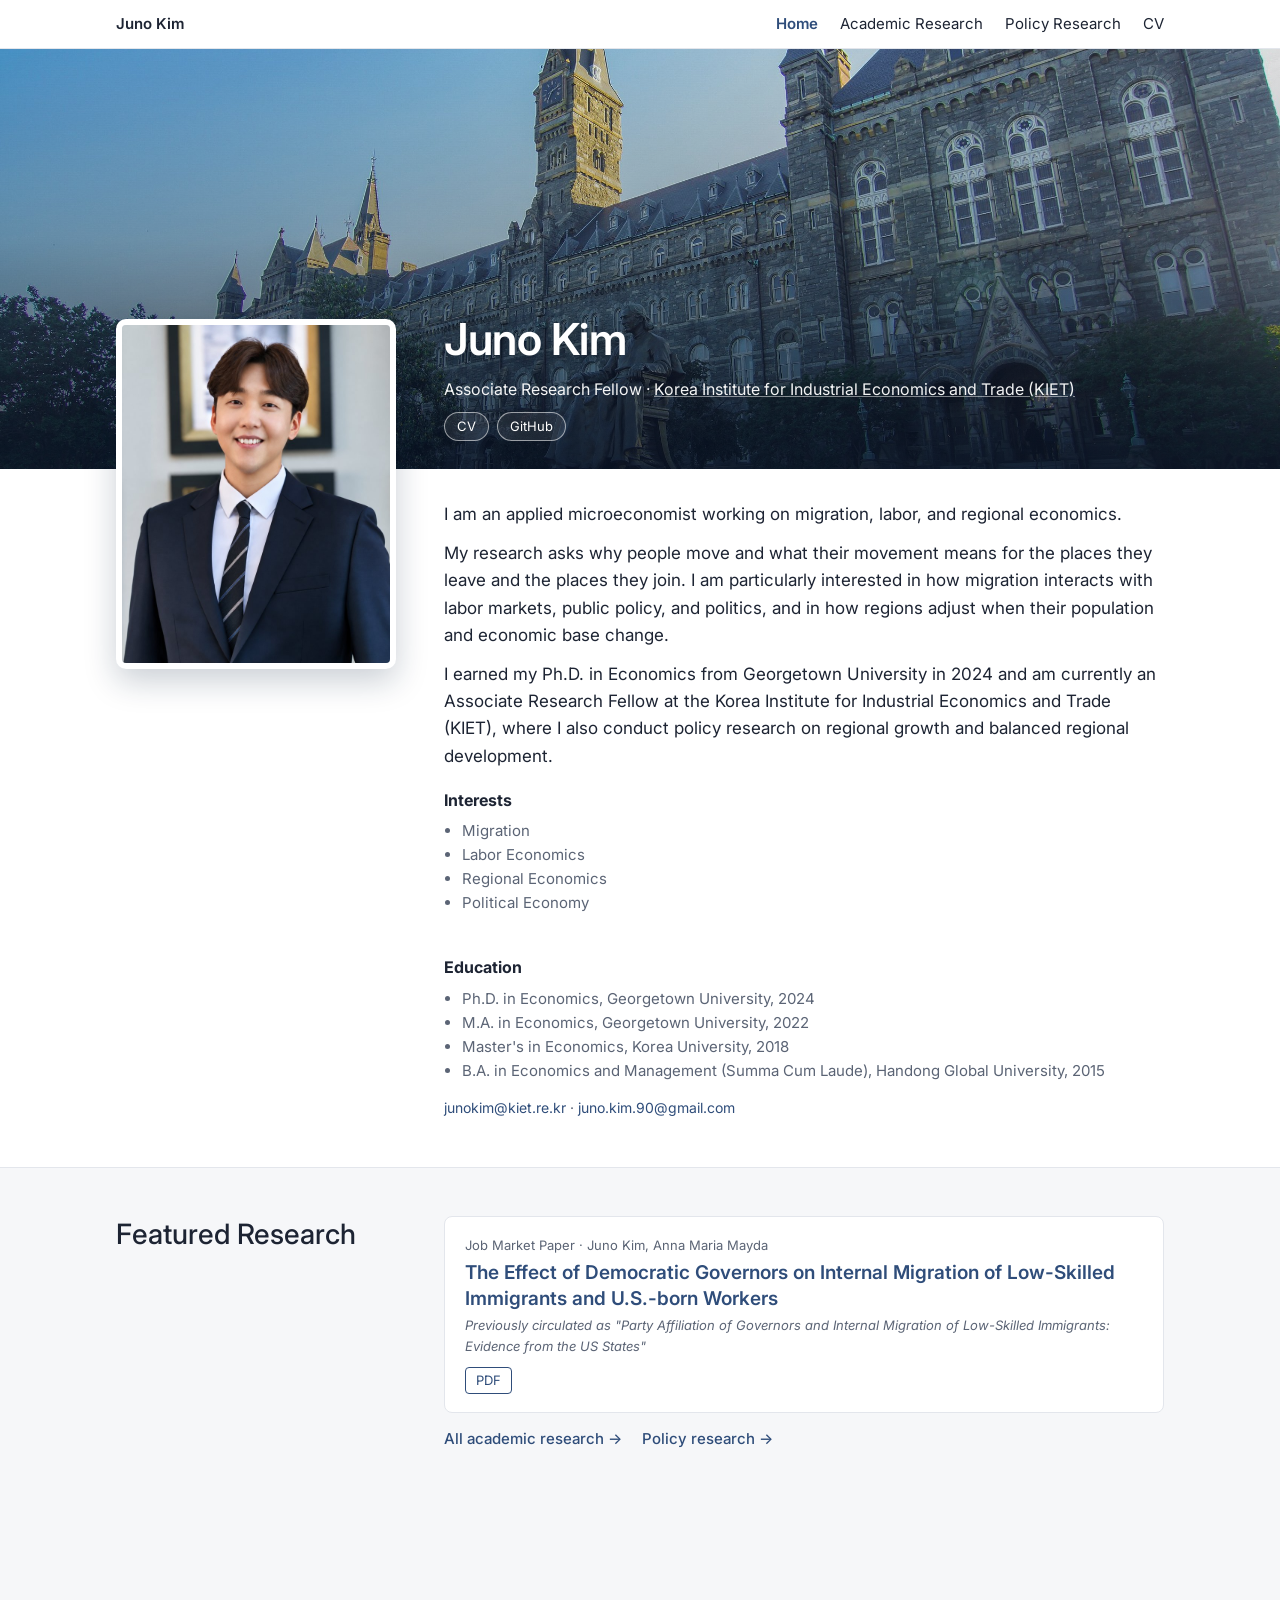
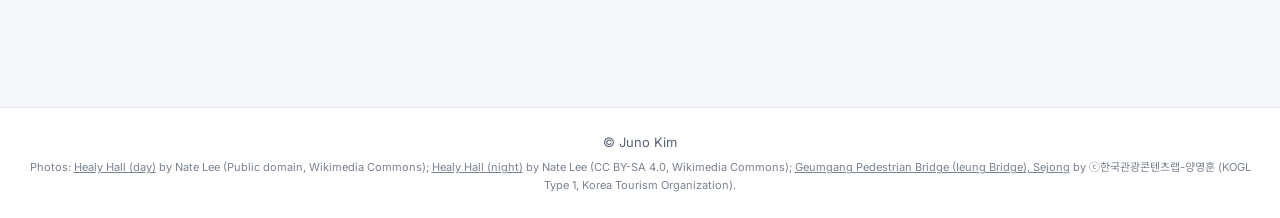
<file: index.html>
<!doctype html>
<html lang="en">
<head>
<meta charset="utf-8">
<meta name="viewport" content="width=device-width, initial-scale=1">
<title>Juno Kim</title>
<meta name="description" content="Juno Kim, Associate Research Fellow, Korea Institute for Industrial Economics and Trade (KIET). Research on migration, labor economics, regional economics, political economy.">
<link rel="canonical" href="https://junokim90-econ.github.io/">
<meta property="og:type" content="profile">
<meta property="og:title" content="Juno Kim">
<meta property="og:description" content="Juno Kim, Associate Research Fellow, Korea Institute for Industrial Economics and Trade (KIET). Research on migration, labor economics, regional economics, political economy.">
<meta property="og:url" content="https://junokim90-econ.github.io/">
<meta property="og:site_name" content="Juno Kim">
<meta property="og:image" content="https://junokim90-econ.github.io/assets/img/portrait.jpg">
<meta name="google-site-verification" content="R_Q-oZ-ZO3czQK1mgf9MBrekFMeoAALqPvI6D1G_hGI">
<script type="application/ld+json">
{
 "@context": "https://schema.org",
 "@type": "Person",
 "name": "Juno Kim",
 "alternateName": [
  "김준호"
 ],
 "url": "https://junokim90-econ.github.io/",
 "image": "https://junokim90-econ.github.io/assets/img/portrait.jpg",
 "jobTitle": "Associate Research Fellow",
 "worksFor": {
  "@type": "Organization",
  "name": "Korea Institute for Industrial Economics and Trade (KIET)",
  "url": "https://www.kiet.re.kr/en"
 },
 "alumniOf": [
  {
   "@type": "CollegeOrUniversity",
   "name": "Georgetown University"
  },
  {
   "@type": "CollegeOrUniversity",
   "name": "Korea University"
  },
  {
   "@type": "CollegeOrUniversity",
   "name": "Handong Global University"
  }
 ],
 "knowsAbout": [
  "Migration",
  "Labor Economics",
  "Regional Economics",
  "Political Economy"
 ],
 "email": "mailto:junokim@kiet.re.kr",
 "sameAs": [
  "https://github.com/junokim90-econ"
 ]
}
</script>
<link rel="preconnect" href="https://fonts.googleapis.com">
<link href="https://fonts.googleapis.com/css2?family=Inter:wght@400;500;600&family=Noto+Sans+KR:wght@400;500&display=swap" rel="stylesheet">
<link rel="stylesheet" href="assets/style.css">
</head>
<body>
<div class="top"><div class="in"><a class="brand" href="index.html">Juno Kim</a><a href="index.html" class="on">Home</a><a href="research.html">Academic Research</a><a href="policy.html">Policy Research</a><a href="cv.html">CV</a></div></div>
<div class="banner home" style="background-image:url('assets/img/healy_day.jpg');background-position:center 30%"><div class="in"><div></div><div class="cap"><h1>Juno Kim</h1>
    <div class="aff">Associate Research Fellow · <a href="https://www.kiet.re.kr/en">Korea Institute for Industrial Economics and Trade (KIET)</a></div>
    <div class="pills light"><a href="cv.html">CV</a><a href="https://github.com/junokim90-econ">GitHub</a></div></div></div></div><div class="about"><div class="in">
  <div class="pcol"><img class="portrait" src="assets/img/portrait.jpg" alt="Juno Kim"></div>
  <div class="bio"><p>I am an applied microeconomist working on migration, labor, and regional economics.</p><p>My research asks why people move and what their movement means for the places they leave and the places they join. I am particularly interested in how migration interacts with labor markets, public policy, and politics, and in how regions adjust when their population and economic base change.</p><p>I earned my Ph.D. in Economics from Georgetown University in 2024 and am currently an Associate Research Fellow at the Korea Institute for Industrial Economics and Trade (KIET), where I also conduct policy research on regional growth and balanced regional development.</p>
    <div class="facts"><div><h4>Interests</h4><ul><li>Migration</li><li>Labor Economics</li><li>Regional Economics</li><li>Political Economy</li></ul></div><div><h4>Education</h4><ul><li>Ph.D. in Economics, Georgetown University, 2024</li><li>M.A. in Economics, Georgetown University, 2022</li><li>Master&#x27;s in Economics, Korea University, 2018</li><li>B.A. in Economics and Management (Summa Cum Laude), Handong Global University, 2015</li></ul></div></div>
    <div class="contact"><a href="mailto:junokim@kiet.re.kr">junokim@kiet.re.kr</a> · <a href="mailto:juno.kim.90@gmail.com">juno.kim.90@gmail.com</a></div></div>
</div></div><div class="band "><div class="in"><div class="side"><h2>Featured Research</h2></div><div><div class="pcard"><div class="meta">Job Market Paper · Juno Kim, Anna Maria Mayda</div><div class="t">The Effect of Democratic Governors on Internal Migration of Low-Skilled Immigrants and U.S.-born Workers</div><div class="note">Previously circulated as &quot;Party Affiliation of Governors and Internal Migration of Low-Skilled Immigrants: Evidence from the US States&quot;</div><div class="btns"><a target="_blank" rel="noopener" class="btn" href="assets/papers/Kim_Mayda_Democratic_Governors_Internal_Migration_2026-03.pdf">PDF</a></div></div><div class="more"><a href="research.html">All academic research →</a><a href="policy.html">Policy research →</a></div></div></div></div>
<footer>© Juno Kim<div class="credits">Photos: <a href="https://commons.wikimedia.org/wiki/File:Healy_Hall_Georgetown.jpg">Healy Hall (day)</a> by Nate Lee (Public domain, Wikimedia Commons); <a href="https://commons.wikimedia.org/wiki/File:Healy_Hall_Georgetown_at_Night.jpg">Healy Hall (night)</a> by Nate Lee (CC BY-SA 4.0, Wikimedia Commons); <a href="https://api.visitkorea.or.kr/">Geumgang Pedestrian Bridge (Ieung Bridge), Sejong</a> by ⓒ한국관광콘텐츠랩-양영훈 (KOGL Type 1, Korea Tourism Organization).</div></footer>
<script src="assets/site.js"></script>
</body>
</html>
</file>
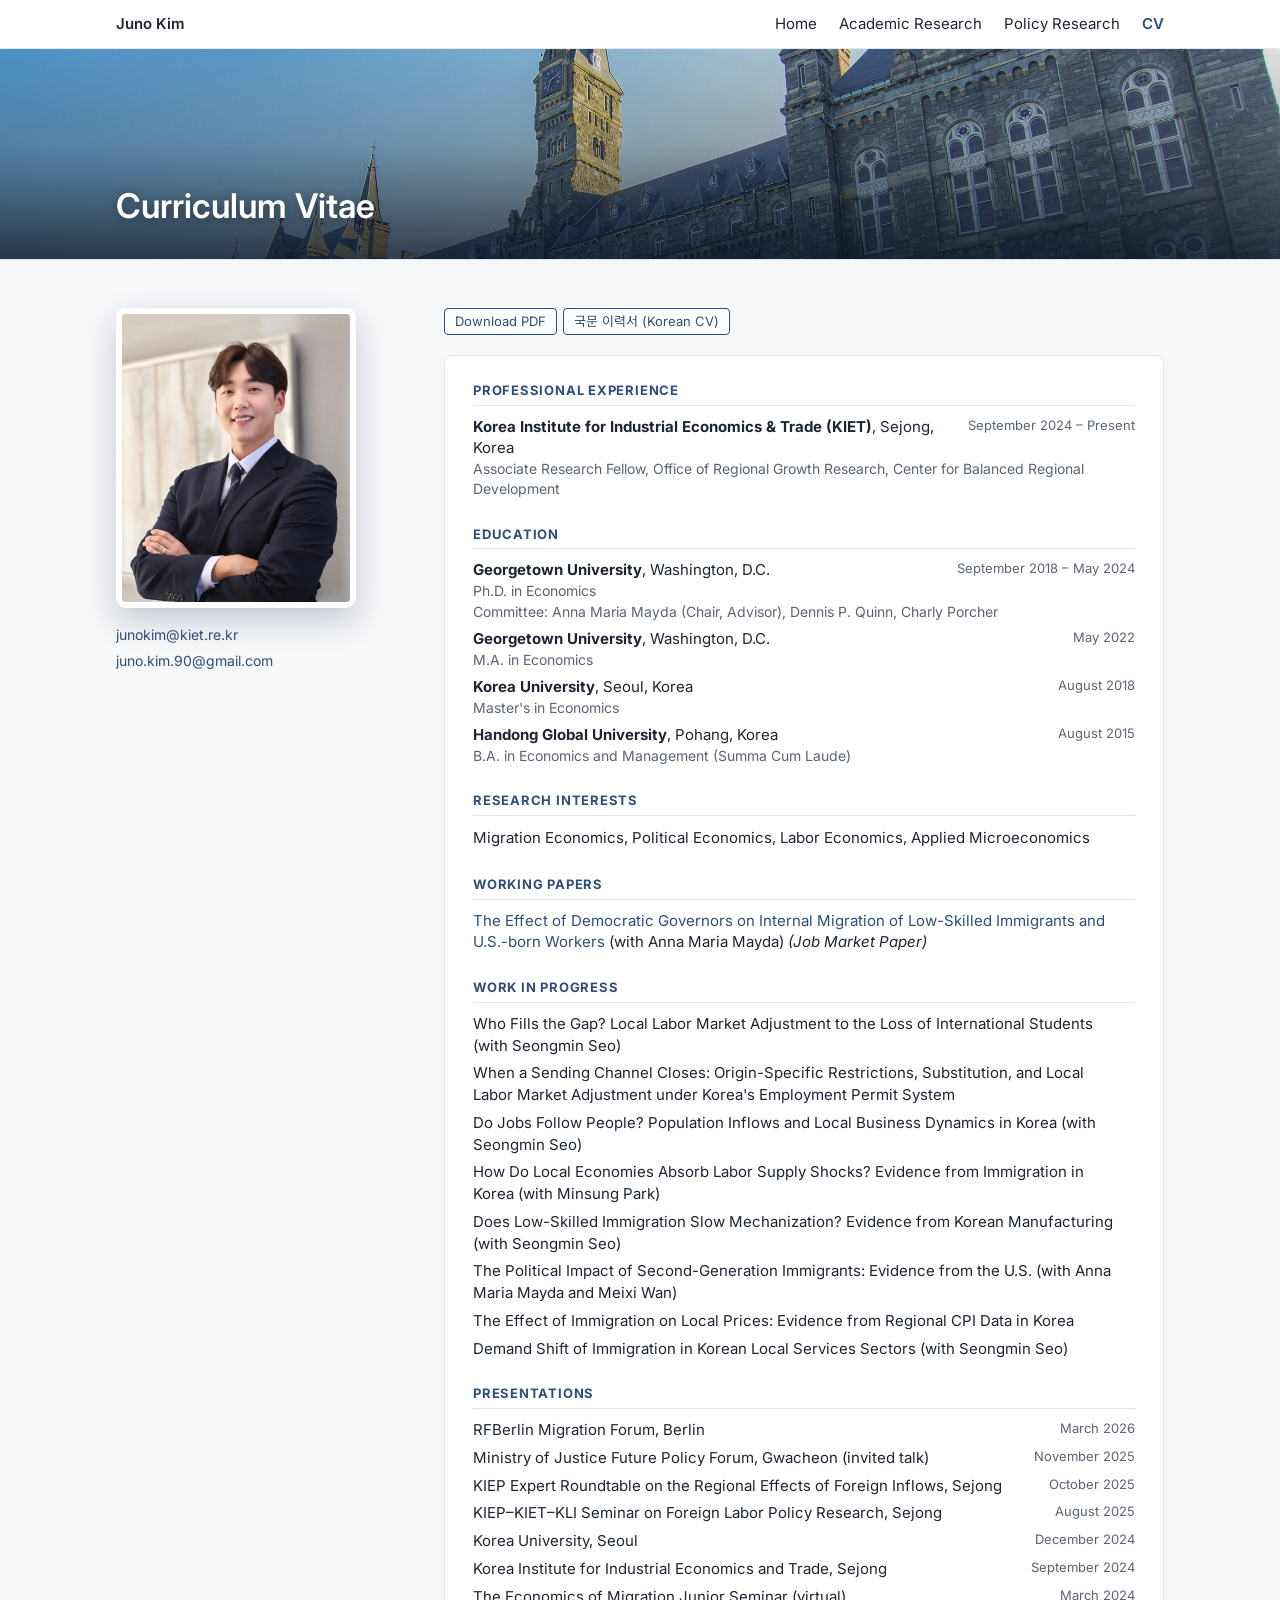
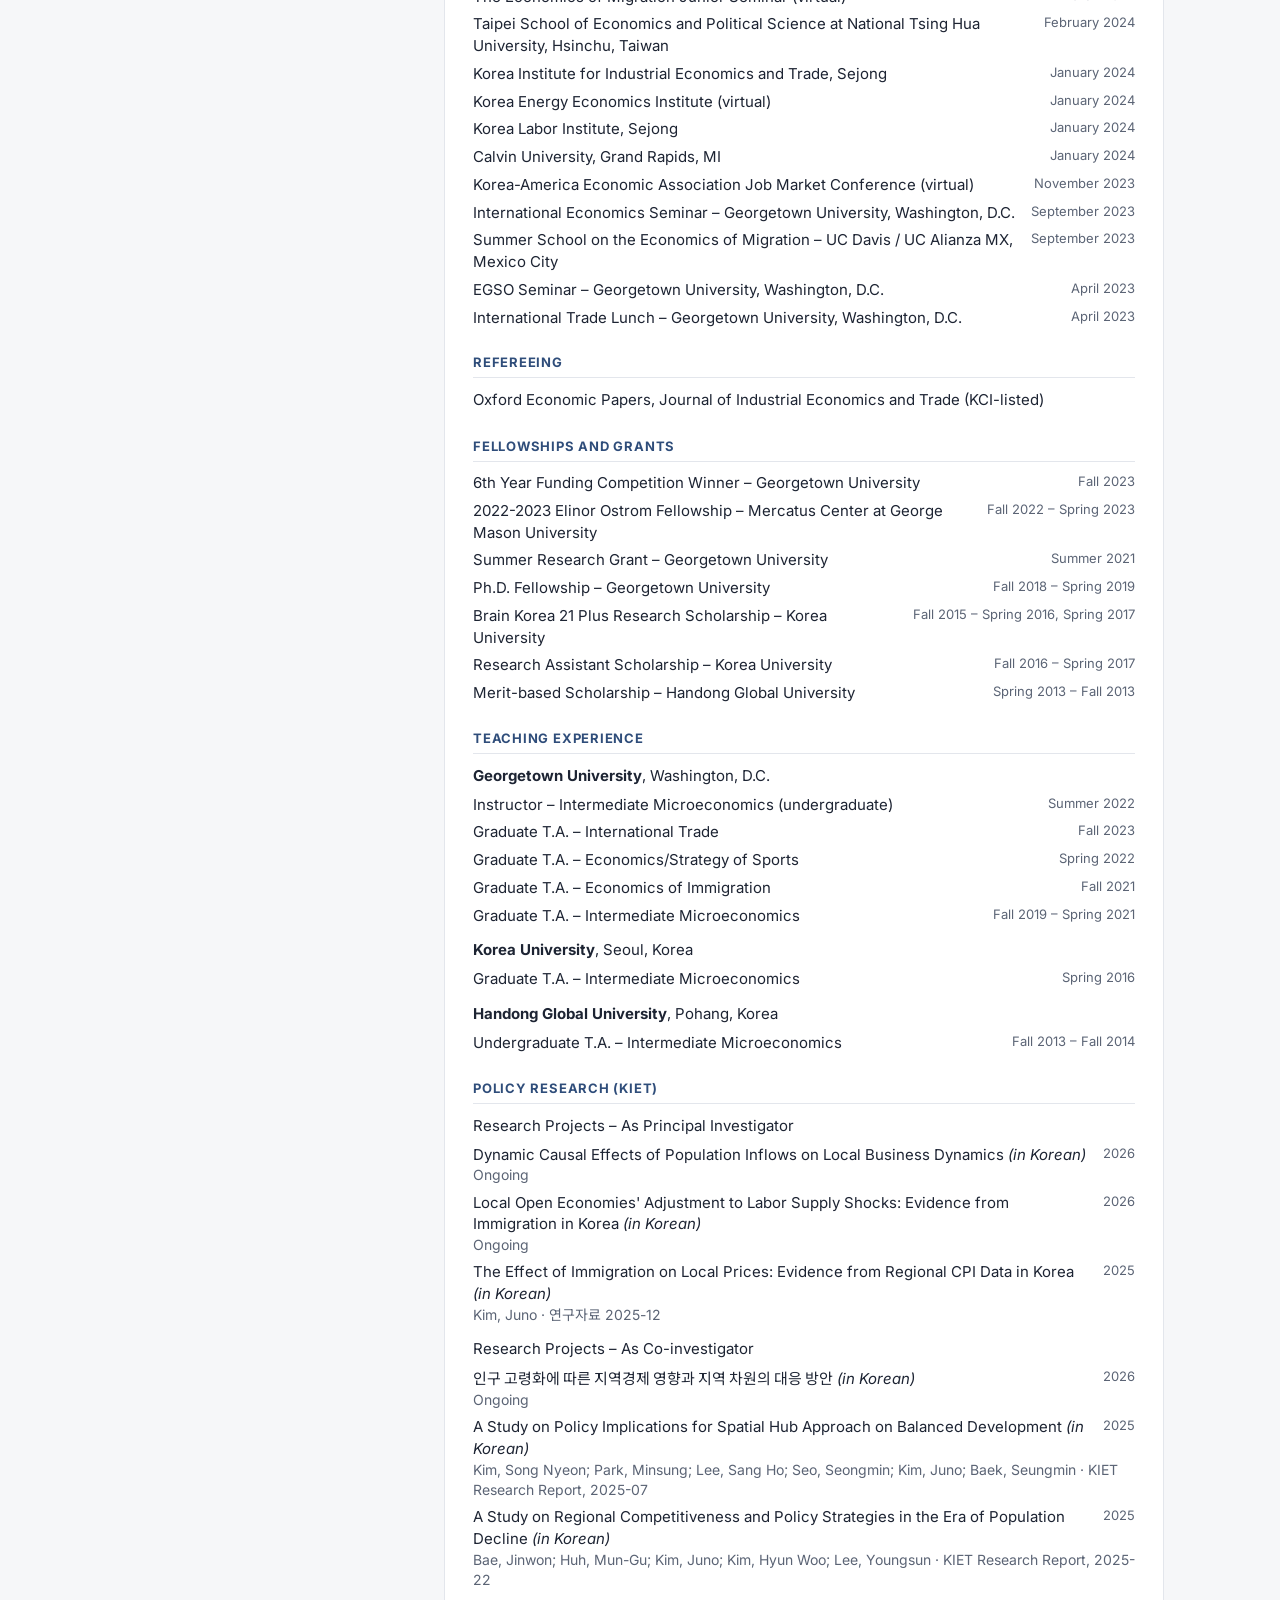
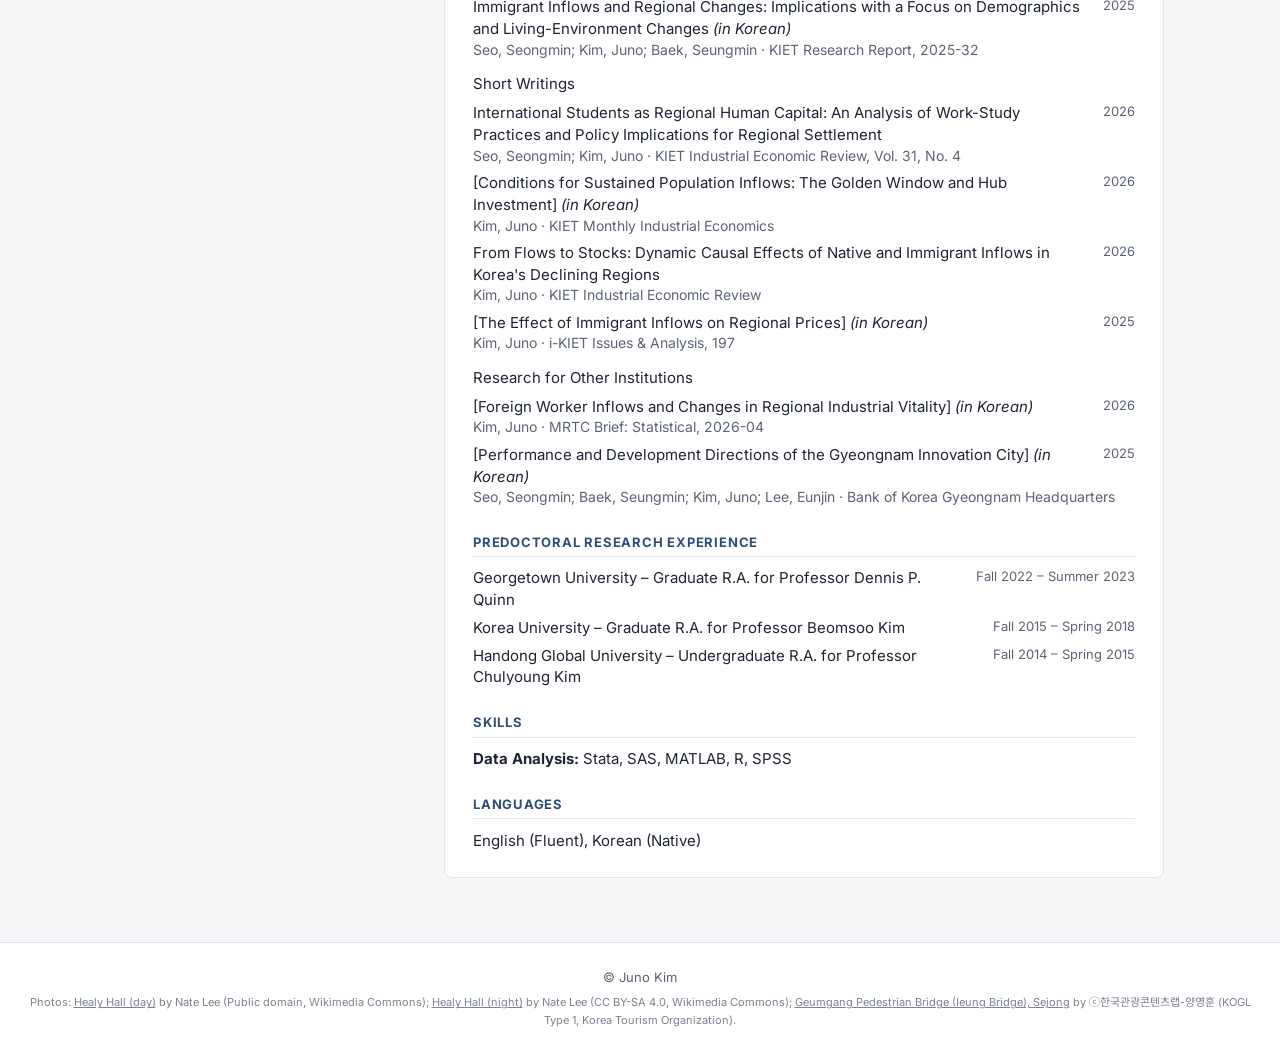
<file: cv.html>
<!doctype html>
<html lang="en">
<head>
<meta charset="utf-8">
<meta name="viewport" content="width=device-width, initial-scale=1">
<title>CV | Juno Kim</title>
<meta name="description" content="Juno Kim, Associate Research Fellow, Korea Institute for Industrial Economics and Trade (KIET). Research on migration, labor economics, regional economics, political economy.">
<link rel="canonical" href="https://junokim90-econ.github.io/cv.html">
<meta property="og:type" content="website">
<meta property="og:title" content="CV | Juno Kim">
<meta property="og:description" content="Juno Kim, Associate Research Fellow, Korea Institute for Industrial Economics and Trade (KIET). Research on migration, labor economics, regional economics, political economy.">
<meta property="og:url" content="https://junokim90-econ.github.io/cv.html">
<meta property="og:site_name" content="Juno Kim">
<meta property="og:image" content="https://junokim90-econ.github.io/assets/img/portrait.jpg">
<meta name="google-site-verification" content="R_Q-oZ-ZO3czQK1mgf9MBrekFMeoAALqPvI6D1G_hGI">
<link rel="preconnect" href="https://fonts.googleapis.com">
<link href="https://fonts.googleapis.com/css2?family=Inter:wght@400;500;600&family=Noto+Sans+KR:wght@400;500&display=swap" rel="stylesheet">
<link rel="stylesheet" href="assets/style.css">
</head>
<body>
<div class="top"><div class="in"><a class="brand" href="index.html">Juno Kim</a><a href="index.html">Home</a><a href="research.html">Academic Research</a><a href="policy.html">Policy Research</a><a href="cv.html" class="on">CV</a></div></div>
<div class="banner page" style="background-image:url('assets/img/healy_day.jpg');background-position:right 20%"><div class="in"><h1>Curriculum Vitae</h1></div></div><div class="band "><div class="in"><div class="side"><img class="portrait small" src="assets/img/portrait_alt.jpg" alt="Juno Kim"><div class="sidecontact"><a href="mailto:junokim@kiet.re.kr">junokim@kiet.re.kr</a><a href="mailto:juno.kim.90@gmail.com">juno.kim.90@gmail.com</a></div></div><div><div class="printhead"><div class="pname">Juno Kim</div><div>Associate Research Fellow, Korea Institute for Industrial Economics and Trade (KIET)</div><div>junokim@kiet.re.kr · juno.kim.90@gmail.com · junokim90-econ.github.io</div></div><div class="btns" style="margin:0 0 20px"><a target="_blank" rel="noopener" class="btn" href="Juno_Kim_CV.pdf">Download PDF</a><a class="btn" href="cv_ko.html">국문 이력서 (Korean CV)</a></div><div class="cv"><section><h3>Professional Experience</h3><div class="cvrow"><div><b>Korea Institute for Industrial Economics &amp; Trade (KIET)</b>, Sejong, Korea</div><div class="when">September 2024 – Present</div><div class="cvsub">Associate Research Fellow, Office of Regional Growth Research, Center for Balanced Regional Development</div></div></section><section><h3>Education</h3><div class="cvrow"><div><b>Georgetown University</b>, Washington, D.C.</div><div class="when">September 2018 – May 2024</div><div class="cvsub">Ph.D. in Economics<br>Committee: Anna Maria Mayda (Chair, Advisor), Dennis P. Quinn, Charly Porcher</div></div><div class="cvrow"><div><b>Georgetown University</b>, Washington, D.C.</div><div class="when">May 2022</div><div class="cvsub">M.A. in Economics</div></div><div class="cvrow"><div><b>Korea University</b>, Seoul, Korea</div><div class="when">August 2018</div><div class="cvsub">Master&#x27;s in Economics</div></div><div class="cvrow"><div><b>Handong Global University</b>, Pohang, Korea</div><div class="when">August 2015</div><div class="cvsub">B.A. in Economics and Management (Summa Cum Laude)</div></div></section><section><h3>Research Interests</h3><p class="cvp">Migration Economics, Political Economics, Labor Economics, Applied Microeconomics</p></section><section><h3>Working Papers</h3><div class="cvrow"><div><a target="_blank" rel="noopener" href="assets/papers/Kim_Mayda_Democratic_Governors_Internal_Migration_2026-03.pdf">The Effect of Democratic Governors on Internal Migration of Low-Skilled Immigrants and U.S.-born Workers</a> (with Anna Maria Mayda) <i>(Job Market Paper)</i></div><div class="when"></div></div></section><section><h3>Work in Progress</h3><div class="cvrow"><div>Who Fills the Gap? Local Labor Market Adjustment to the Loss of International Students (with Seongmin Seo)</div><div class="when"></div></div><div class="cvrow"><div>When a Sending Channel Closes: Origin-Specific Restrictions, Substitution, and Local Labor Market Adjustment under Korea&#x27;s Employment Permit System</div><div class="when"></div></div><div class="cvrow"><div>Do Jobs Follow People? Population Inflows and Local Business Dynamics in Korea (with Seongmin Seo)</div><div class="when"></div></div><div class="cvrow"><div>How Do Local Economies Absorb Labor Supply Shocks? Evidence from Immigration in Korea (with Minsung Park)</div><div class="when"></div></div><div class="cvrow"><div>Does Low-Skilled Immigration Slow Mechanization? Evidence from Korean Manufacturing (with Seongmin Seo)</div><div class="when"></div></div><div class="cvrow"><div>The Political Impact of Second-Generation Immigrants: Evidence from the U.S. (with Anna Maria Mayda and Meixi Wan)</div><div class="when"></div></div><div class="cvrow"><div>The Effect of Immigration on Local Prices: Evidence from Regional CPI Data in Korea</div><div class="when"></div></div><div class="cvrow"><div>Demand Shift of Immigration in Korean Local Services Sectors (with Seongmin Seo)</div><div class="when"></div></div></section><section><h3>Presentations</h3><div class="cvrow"><div>RFBerlin Migration Forum, Berlin</div><div class="when">March 2026</div></div><div class="cvrow"><div>Ministry of Justice Future Policy Forum, Gwacheon (invited talk)</div><div class="when">November 2025</div></div><div class="cvrow"><div>KIEP Expert Roundtable on the Regional Effects of Foreign Inflows, Sejong</div><div class="when">October 2025</div></div><div class="cvrow"><div>KIEP–KIET–KLI Seminar on Foreign Labor Policy Research, Sejong</div><div class="when">August 2025</div></div><div class="cvrow"><div>Korea University, Seoul</div><div class="when">December 2024</div></div><div class="cvrow"><div>Korea Institute for Industrial Economics and Trade, Sejong</div><div class="when">September 2024</div></div><div class="cvrow"><div>The Economics of Migration Junior Seminar (virtual)</div><div class="when">March 2024</div></div><div class="cvrow"><div>Taipei School of Economics and Political Science at National Tsing Hua University, Hsinchu, Taiwan</div><div class="when">February 2024</div></div><div class="cvrow"><div>Korea Institute for Industrial Economics and Trade, Sejong</div><div class="when">January 2024</div></div><div class="cvrow"><div>Korea Energy Economics Institute (virtual)</div><div class="when">January 2024</div></div><div class="cvrow"><div>Korea Labor Institute, Sejong</div><div class="when">January 2024</div></div><div class="cvrow"><div>Calvin University, Grand Rapids, MI</div><div class="when">January 2024</div></div><div class="cvrow"><div>Korea-America Economic Association Job Market Conference (virtual)</div><div class="when">November 2023</div></div><div class="cvrow"><div>International Economics Seminar – Georgetown University, Washington, D.C.</div><div class="when">September 2023</div></div><div class="cvrow"><div>Summer School on the Economics of Migration – UC Davis / UC Alianza MX, Mexico City</div><div class="when">September 2023</div></div><div class="cvrow"><div>EGSO Seminar – Georgetown University, Washington, D.C.</div><div class="when">April 2023</div></div><div class="cvrow"><div>International Trade Lunch – Georgetown University, Washington, D.C.</div><div class="when">April 2023</div></div></section><section><h3>Refereeing</h3><p class="cvp">Oxford Economic Papers, Journal of Industrial Economics and Trade (KCI-listed)</p></section><section><h3>Fellowships and Grants</h3><div class="cvrow"><div>6th Year Funding Competition Winner – Georgetown University</div><div class="when">Fall 2023</div></div><div class="cvrow"><div>2022-2023 Elinor Ostrom Fellowship – Mercatus Center at George Mason University</div><div class="when">Fall 2022 – Spring 2023</div></div><div class="cvrow"><div>Summer Research Grant – Georgetown University</div><div class="when">Summer 2021</div></div><div class="cvrow"><div>Ph.D. Fellowship – Georgetown University</div><div class="when">Fall 2018 – Spring 2019</div></div><div class="cvrow"><div>Brain Korea 21 Plus Research Scholarship – Korea University</div><div class="when">Fall 2015 – Spring 2016, Spring 2017</div></div><div class="cvrow"><div>Research Assistant Scholarship – Korea University</div><div class="when">Fall 2016 – Spring 2017</div></div><div class="cvrow"><div>Merit-based Scholarship – Handong Global University</div><div class="when">Spring 2013 – Fall 2013</div></div></section><section><h3>Teaching Experience</h3><div class="cvinst"><b>Georgetown University</b>, Washington, D.C.</div><div class="cvrow"><div>Instructor – Intermediate Microeconomics (undergraduate)</div><div class="when">Summer 2022</div></div><div class="cvrow"><div>Graduate T.A. – International Trade</div><div class="when">Fall 2023</div></div><div class="cvrow"><div>Graduate T.A. – Economics/Strategy of Sports</div><div class="when">Spring 2022</div></div><div class="cvrow"><div>Graduate T.A. – Economics of Immigration</div><div class="when">Fall 2021</div></div><div class="cvrow"><div>Graduate T.A. – Intermediate Microeconomics</div><div class="when">Fall 2019 – Spring 2021</div></div><div class="cvinst"><b>Korea University</b>, Seoul, Korea</div><div class="cvrow"><div>Graduate T.A. – Intermediate Microeconomics</div><div class="when">Spring 2016</div></div><div class="cvinst"><b>Handong Global University</b>, Pohang, Korea</div><div class="cvrow"><div>Undergraduate T.A. – Intermediate Microeconomics</div><div class="when">Fall 2013 – Fall 2014</div></div></section><section><h3>Policy Research (KIET)</h3><div class="cvinst">Research Projects – As Principal Investigator</div><div class="cvrow"><div>Dynamic Causal Effects of Population Inflows on Local Business Dynamics <i>(in Korean)</i></div><div class="when">2026</div><div class="cvsub">Ongoing</div></div><div class="cvrow"><div>Local Open Economies&#x27; Adjustment to Labor Supply Shocks: Evidence from Immigration in Korea <i>(in Korean)</i></div><div class="when">2026</div><div class="cvsub">Ongoing</div></div><div class="cvrow"><div>The Effect of Immigration on Local Prices: Evidence from Regional CPI Data in Korea <i>(in Korean)</i></div><div class="when">2025</div><div class="cvsub">Kim, Juno · 연구자료 2025-12</div></div><div class="cvinst">Research Projects – As Co-investigator</div><div class="cvrow"><div><span class="ko">인구 고령화에 따른 지역경제 영향과 지역 차원의 대응 방안</span> <i>(in Korean)</i></div><div class="when">2026</div><div class="cvsub">Ongoing</div></div><div class="cvrow"><div>A Study on Policy Implications for Spatial Hub Approach on Balanced Development <i>(in Korean)</i></div><div class="when">2025</div><div class="cvsub">Kim, Song Nyeon; Park, Minsung; Lee, Sang Ho; Seo, Seongmin; Kim, Juno; Baek, Seungmin · KIET Research Report, 2025-07</div></div><div class="cvrow"><div>A Study on Regional Competitiveness and Policy Strategies in the Era of Population Decline <i>(in Korean)</i></div><div class="when">2025</div><div class="cvsub">Bae, Jinwon; Huh, Mun-Gu; Kim, Juno; Kim, Hyun Woo; Lee, Youngsun · KIET Research Report, 2025-22</div></div><div class="cvrow"><div>Immigrant Inflows and Regional Changes: Implications with a Focus on Demographics and Living-Environment Changes <i>(in Korean)</i></div><div class="when">2025</div><div class="cvsub">Seo, Seongmin; Kim, Juno; Baek, Seungmin · KIET Research Report, 2025-32</div></div><div class="cvinst">Short Writings</div><div class="cvrow"><div>International Students as Regional Human Capital: An Analysis of Work-Study Practices and Policy Implications for Regional Settlement</div><div class="when">2026</div><div class="cvsub">Seo, Seongmin; Kim, Juno · KIET Industrial Economic Review, Vol. 31, No. 4</div></div><div class="cvrow"><div>[Conditions for Sustained Population Inflows: The Golden Window and Hub Investment] <i>(in Korean)</i></div><div class="when">2026</div><div class="cvsub">Kim, Juno · KIET Monthly Industrial Economics</div></div><div class="cvrow"><div>From Flows to Stocks: Dynamic Causal Effects of Native and Immigrant Inflows in Korea&#x27;s Declining Regions</div><div class="when">2026</div><div class="cvsub">Kim, Juno · KIET Industrial Economic Review</div></div><div class="cvrow"><div>[The Effect of Immigrant Inflows on Regional Prices] <i>(in Korean)</i></div><div class="when">2025</div><div class="cvsub">Kim, Juno · i-KIET Issues &amp; Analysis, 197</div></div><div class="cvinst">Research for Other Institutions</div><div class="cvrow"><div>[Foreign Worker Inflows and Changes in Regional Industrial Vitality] <i>(in Korean)</i></div><div class="when">2026</div><div class="cvsub">Kim, Juno · MRTC Brief: Statistical, 2026-04</div></div><div class="cvrow"><div>[Performance and Development Directions of the Gyeongnam Innovation City] <i>(in Korean)</i></div><div class="when">2025</div><div class="cvsub">Seo, Seongmin; Baek, Seungmin; Kim, Juno; Lee, Eunjin · Bank of Korea Gyeongnam Headquarters</div></div></section><section><h3>Predoctoral Research Experience</h3><div class="cvrow"><div>Georgetown University – Graduate R.A. for Professor Dennis P. Quinn</div><div class="when">Fall 2022 – Summer 2023</div></div><div class="cvrow"><div>Korea University – Graduate R.A. for Professor Beomsoo Kim</div><div class="when">Fall 2015 – Spring 2018</div></div><div class="cvrow"><div>Handong Global University – Undergraduate R.A. for Professor Chulyoung Kim</div><div class="when">Fall 2014 – Spring 2015</div></div></section><section><h3>Skills</h3><div class="cvrow"><div><b>Data Analysis:</b> Stata, SAS, MATLAB, R, SPSS</div><div class="when"></div></div></section><section><h3>Languages</h3><p class="cvp">English (Fluent), Korean (Native)</p></section></div></div></div></div>
<footer>© Juno Kim<div class="credits">Photos: <a href="https://commons.wikimedia.org/wiki/File:Healy_Hall_Georgetown.jpg">Healy Hall (day)</a> by Nate Lee (Public domain, Wikimedia Commons); <a href="https://commons.wikimedia.org/wiki/File:Healy_Hall_Georgetown_at_Night.jpg">Healy Hall (night)</a> by Nate Lee (CC BY-SA 4.0, Wikimedia Commons); <a href="https://api.visitkorea.or.kr/">Geumgang Pedestrian Bridge (Ieung Bridge), Sejong</a> by ⓒ한국관광콘텐츠랩-양영훈 (KOGL Type 1, Korea Tourism Organization).</div></footer>
<script src="assets/site.js"></script>
</body>
</html>
</file>
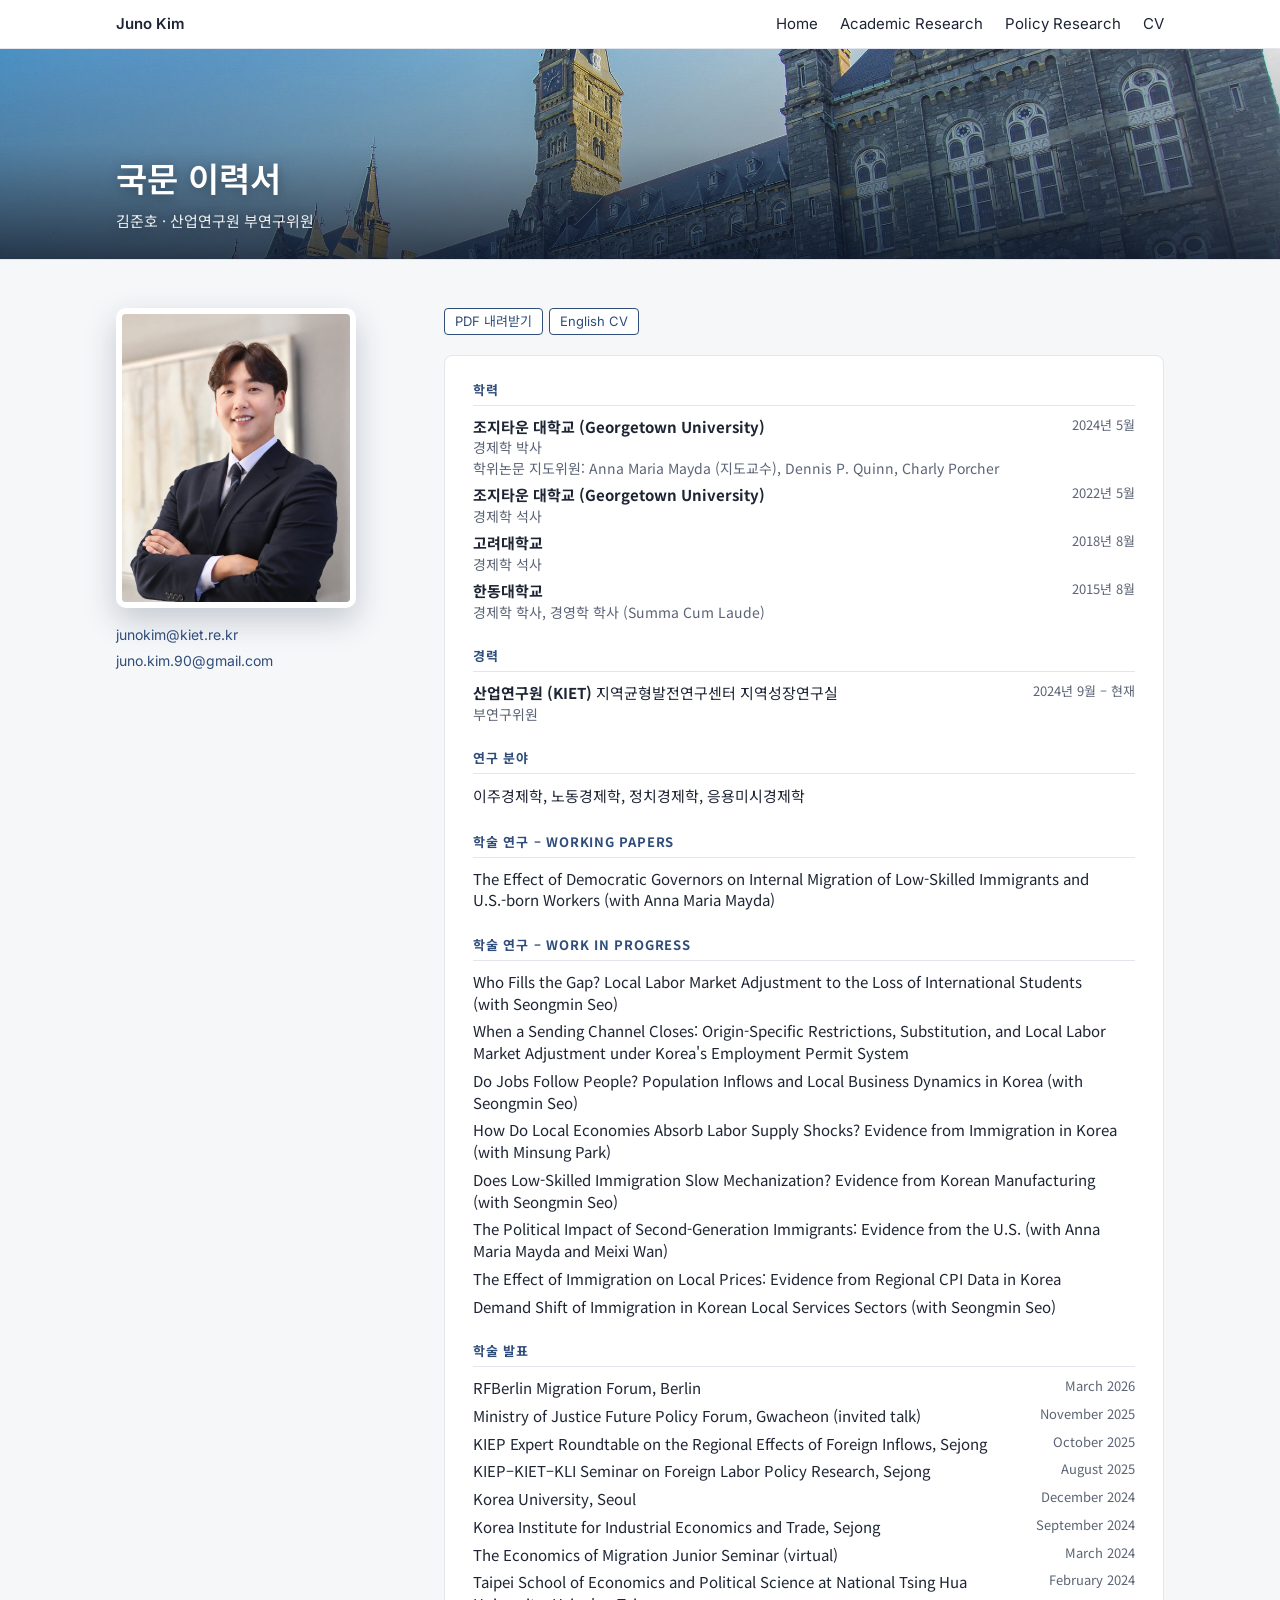
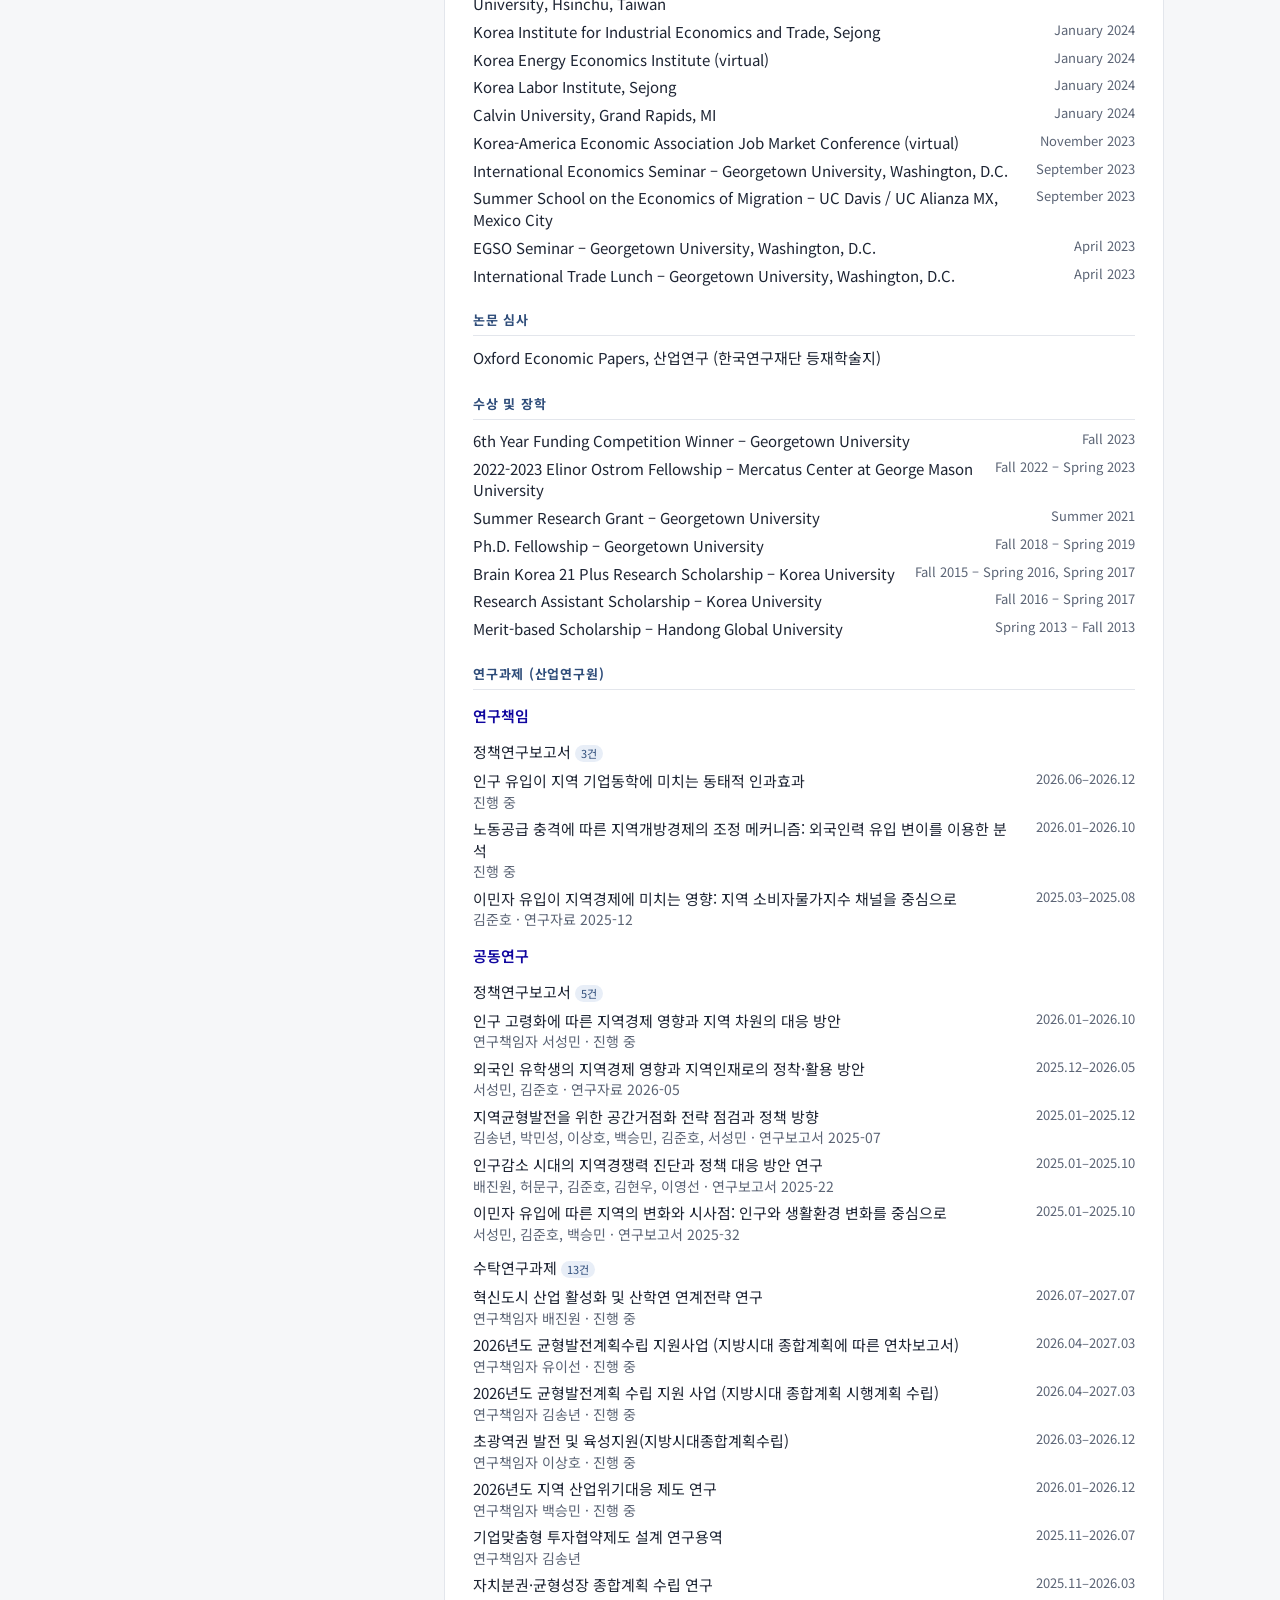
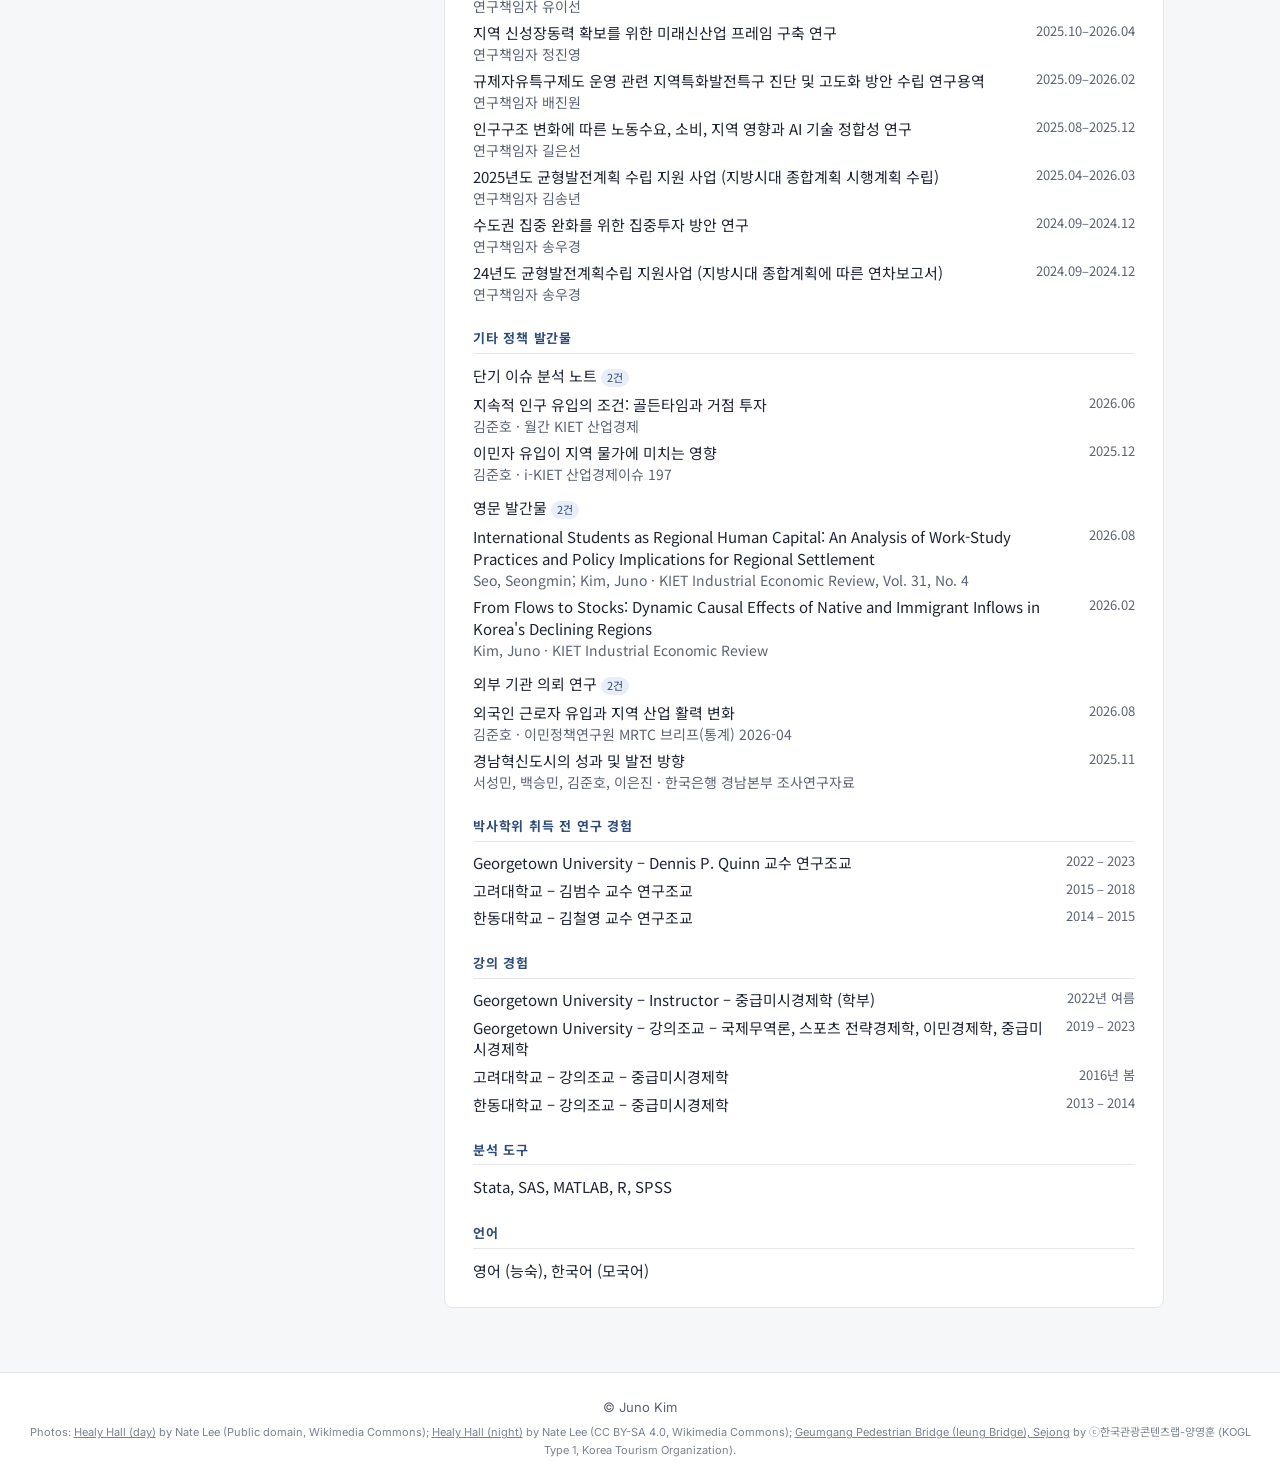
<file: cv_ko.html>
<!doctype html>
<html lang="ko">
<head>
<meta charset="utf-8">
<meta name="viewport" content="width=device-width, initial-scale=1">
<title>국문 이력서 | Juno Kim</title>
<meta name="description" content="Juno Kim, Associate Research Fellow, Korea Institute for Industrial Economics and Trade (KIET). Research on migration, labor economics, regional economics, political economy.">
<link rel="canonical" href="https://junokim90-econ.github.io/cv_ko.html">
<meta property="og:type" content="website">
<meta property="og:title" content="국문 이력서 | Juno Kim">
<meta property="og:description" content="Juno Kim, Associate Research Fellow, Korea Institute for Industrial Economics and Trade (KIET). Research on migration, labor economics, regional economics, political economy.">
<meta property="og:url" content="https://junokim90-econ.github.io/cv_ko.html">
<meta property="og:site_name" content="Juno Kim">
<meta property="og:image" content="https://junokim90-econ.github.io/assets/img/portrait.jpg">
<meta name="google-site-verification" content="R_Q-oZ-ZO3czQK1mgf9MBrekFMeoAALqPvI6D1G_hGI">
<link rel="preconnect" href="https://fonts.googleapis.com">
<link href="https://fonts.googleapis.com/css2?family=Inter:wght@400;500;600&family=Noto+Sans+KR:wght@400;500&display=swap" rel="stylesheet">
<link rel="stylesheet" href="assets/style.css">
</head>
<body>
<div class="top"><div class="in"><a class="brand" href="index.html">Juno Kim</a><a href="index.html">Home</a><a href="research.html">Academic Research</a><a href="policy.html">Policy Research</a><a href="cv.html">CV</a></div></div>
<div class="banner page ko" style="background-image:url('assets/img/healy_day.jpg');background-position:right 20%"><div class="in"><h1>국문 이력서<small>김준호 · 산업연구원 부연구위원</small></h1></div></div><div class="band "><div class="in"><div class="side"><img class="portrait small" src="assets/img/portrait_alt.jpg" alt="김준호"><div class="sidecontact"><a href=mailto:junokim@kiet.re.kr>junokim@kiet.re.kr</a><a href=mailto:juno.kim.90@gmail.com>juno.kim.90@gmail.com</a></div></div><div><div class="printhead"><div class="pname">김준호 <small>(金俊浩)</small></div><div>산업연구원 지역균형발전연구센터 지역성장연구실 부연구위원, 경제학박사</div><div>junokim@kiet.re.kr · juno.kim.90@gmail.com · junokim90-econ.github.io</div></div><div class="btns" style="margin:0 0 20px"><a target="_blank" rel="noopener" class="btn" href="Juno_Kim_CV_Korean.pdf">PDF 내려받기</a><a class="btn" href="cv.html">English CV</a></div><div class="cv ko"><section><h3>학력</h3><div class="cvrow"><div><b>조지타운 대학교 (Georgetown University)</b></div><div class="when">2024년 5월</div><div class="cvsub">경제학 박사<br>학위논문 지도위원: Anna Maria Mayda (지도교수), Dennis P. Quinn, Charly Porcher</div></div><div class="cvrow"><div><b>조지타운 대학교 (Georgetown University)</b></div><div class="when">2022년 5월</div><div class="cvsub">경제학 석사</div></div><div class="cvrow"><div><b>고려대학교</b></div><div class="when">2018년 8월</div><div class="cvsub">경제학 석사</div></div><div class="cvrow"><div><b>한동대학교</b></div><div class="when">2015년 8월</div><div class="cvsub">경제학 학사, 경영학 학사 (Summa Cum Laude)</div></div></section><section><h3>경력</h3><div class="cvrow"><div><b>산업연구원 (KIET)</b> 지역균형발전연구센터 지역성장연구실</div><div class="when">2024년 9월 – 현재</div><div class="cvsub">부연구위원</div></div></section><section><h3>연구 분야</h3><p class="cvp">이주경제학, 노동경제학, 정치경제학, 응용미시경제학</p></section><section><h3>학술 연구 – Working Papers</h3><div class="cvrow"><div>The Effect of Democratic Governors on Internal Migration of Low-Skilled Immigrants and U.S.-born Workers (with Anna Maria Mayda)</div><div class="when"></div></div></section><section><h3>학술 연구 – Work in Progress</h3><div class="cvrow"><div>Who Fills the Gap? Local Labor Market Adjustment to the Loss of International Students (with Seongmin Seo)</div><div class="when"></div></div><div class="cvrow"><div>When a Sending Channel Closes: Origin-Specific Restrictions, Substitution, and Local Labor Market Adjustment under Korea&#x27;s Employment Permit System</div><div class="when"></div></div><div class="cvrow"><div>Do Jobs Follow People? Population Inflows and Local Business Dynamics in Korea (with Seongmin Seo)</div><div class="when"></div></div><div class="cvrow"><div>How Do Local Economies Absorb Labor Supply Shocks? Evidence from Immigration in Korea (with Minsung Park)</div><div class="when"></div></div><div class="cvrow"><div>Does Low-Skilled Immigration Slow Mechanization? Evidence from Korean Manufacturing (with Seongmin Seo)</div><div class="when"></div></div><div class="cvrow"><div>The Political Impact of Second-Generation Immigrants: Evidence from the U.S. (with Anna Maria Mayda and Meixi Wan)</div><div class="when"></div></div><div class="cvrow"><div>The Effect of Immigration on Local Prices: Evidence from Regional CPI Data in Korea</div><div class="when"></div></div><div class="cvrow"><div>Demand Shift of Immigration in Korean Local Services Sectors (with Seongmin Seo)</div><div class="when"></div></div></section><section><h3>학술 발표</h3><div class="cvrow"><div>RFBerlin Migration Forum, Berlin</div><div class="when">March 2026</div></div><div class="cvrow"><div>Ministry of Justice Future Policy Forum, Gwacheon (invited talk)</div><div class="when">November 2025</div></div><div class="cvrow"><div>KIEP Expert Roundtable on the Regional Effects of Foreign Inflows, Sejong</div><div class="when">October 2025</div></div><div class="cvrow"><div>KIEP–KIET–KLI Seminar on Foreign Labor Policy Research, Sejong</div><div class="when">August 2025</div></div><div class="cvrow"><div>Korea University, Seoul</div><div class="when">December 2024</div></div><div class="cvrow"><div>Korea Institute for Industrial Economics and Trade, Sejong</div><div class="when">September 2024</div></div><div class="cvrow"><div>The Economics of Migration Junior Seminar (virtual)</div><div class="when">March 2024</div></div><div class="cvrow"><div>Taipei School of Economics and Political Science at National Tsing Hua University, Hsinchu, Taiwan</div><div class="when">February 2024</div></div><div class="cvrow"><div>Korea Institute for Industrial Economics and Trade, Sejong</div><div class="when">January 2024</div></div><div class="cvrow"><div>Korea Energy Economics Institute (virtual)</div><div class="when">January 2024</div></div><div class="cvrow"><div>Korea Labor Institute, Sejong</div><div class="when">January 2024</div></div><div class="cvrow"><div>Calvin University, Grand Rapids, MI</div><div class="when">January 2024</div></div><div class="cvrow"><div>Korea-America Economic Association Job Market Conference (virtual)</div><div class="when">November 2023</div></div><div class="cvrow"><div>International Economics Seminar – Georgetown University, Washington, D.C.</div><div class="when">September 2023</div></div><div class="cvrow"><div>Summer School on the Economics of Migration – UC Davis / UC Alianza MX, Mexico City</div><div class="when">September 2023</div></div><div class="cvrow"><div>EGSO Seminar – Georgetown University, Washington, D.C.</div><div class="when">April 2023</div></div><div class="cvrow"><div>International Trade Lunch – Georgetown University, Washington, D.C.</div><div class="when">April 2023</div></div></section><section><h3>논문 심사</h3><p class="cvp">Oxford Economic Papers, 산업연구 (한국연구재단 등재학술지)</p></section><section><h3>수상 및 장학</h3><div class="cvrow"><div>6th Year Funding Competition Winner – Georgetown University</div><div class="when">Fall 2023</div></div><div class="cvrow"><div>2022-2023 Elinor Ostrom Fellowship – Mercatus Center at George Mason University</div><div class="when">Fall 2022 – Spring 2023</div></div><div class="cvrow"><div>Summer Research Grant – Georgetown University</div><div class="when">Summer 2021</div></div><div class="cvrow"><div>Ph.D. Fellowship – Georgetown University</div><div class="when">Fall 2018 – Spring 2019</div></div><div class="cvrow"><div>Brain Korea 21 Plus Research Scholarship – Korea University</div><div class="when">Fall 2015 – Spring 2016, Spring 2017</div></div><div class="cvrow"><div>Research Assistant Scholarship – Korea University</div><div class="when">Fall 2016 – Spring 2017</div></div><div class="cvrow"><div>Merit-based Scholarship – Handong Global University</div><div class="when">Spring 2013 – Fall 2013</div></div></section><section><h3>연구과제 (산업연구원)</h3><div class="cvrole">연구책임</div><div class="cvinst">정책연구보고서 <span class="n">3건</span></div><div class="cvrow"><div>인구 유입이 지역 기업동학에 미치는 동태적 인과효과</div><div class="when">2026.06–2026.12</div><div class="cvsub">진행 중</div></div><div class="cvrow"><div>노동공급 충격에 따른 지역개방경제의 조정 메커니즘: 외국인력 유입 변이를 이용한 분석</div><div class="when">2026.01–2026.10</div><div class="cvsub">진행 중</div></div><div class="cvrow"><div>이민자 유입이 지역경제에 미치는 영향: 지역 소비자물가지수 채널을 중심으로</div><div class="when">2025.03–2025.08</div><div class="cvsub">김준호 · 연구자료 2025-12</div></div><div class="cvrole">공동연구</div><div class="cvinst">정책연구보고서 <span class="n">5건</span></div><div class="cvrow"><div>인구 고령화에 따른 지역경제 영향과 지역 차원의 대응 방안</div><div class="when">2026.01–2026.10</div><div class="cvsub">연구책임자 서성민 · 진행 중</div></div><div class="cvrow"><div>외국인 유학생의 지역경제 영향과 지역인재로의 정착·활용 방안</div><div class="when">2025.12–2026.05</div><div class="cvsub">서성민, 김준호 · 연구자료 2026-05</div></div><div class="cvrow"><div>지역균형발전을 위한 공간거점화 전략 점검과 정책 방향</div><div class="when">2025.01–2025.12</div><div class="cvsub">김송년, 박민성, 이상호, 백승민, 김준호, 서성민 · 연구보고서 2025-07</div></div><div class="cvrow"><div>인구감소 시대의 지역경쟁력 진단과 정책 대응 방안 연구</div><div class="when">2025.01–2025.10</div><div class="cvsub">배진원, 허문구, 김준호, 김현우, 이영선 · 연구보고서 2025-22</div></div><div class="cvrow"><div>이민자 유입에 따른 지역의 변화와 시사점: 인구와 생활환경 변화를 중심으로</div><div class="when">2025.01–2025.10</div><div class="cvsub">서성민, 김준호, 백승민 · 연구보고서 2025-32</div></div><div class="cvinst">수탁연구과제 <span class="n">13건</span></div><div class="cvrow"><div>혁신도시 산업 활성화 및 산학연 연계전략 연구</div><div class="when">2026.07–2027.07</div><div class="cvsub">연구책임자 배진원 · 진행 중</div></div><div class="cvrow"><div>2026년도 균형발전계획수립 지원사업 (지방시대 종합계획에 따른 연차보고서)</div><div class="when">2026.04–2027.03</div><div class="cvsub">연구책임자 유이선 · 진행 중</div></div><div class="cvrow"><div>2026년도 균형발전계획 수립 지원 사업 (지방시대 종합계획 시행계획 수립)</div><div class="when">2026.04–2027.03</div><div class="cvsub">연구책임자 김송년 · 진행 중</div></div><div class="cvrow"><div>초광역권 발전 및 육성지원(지방시대종합계획수립)</div><div class="when">2026.03–2026.12</div><div class="cvsub">연구책임자 이상호 · 진행 중</div></div><div class="cvrow"><div>2026년도 지역 산업위기대응 제도 연구</div><div class="when">2026.01–2026.12</div><div class="cvsub">연구책임자 백승민 · 진행 중</div></div><div class="cvrow"><div>기업맞춤형 투자협약제도 설계 연구용역</div><div class="when">2025.11–2026.07</div><div class="cvsub">연구책임자 김송년</div></div><div class="cvrow"><div>자치분권·균형성장 종합계획 수립 연구</div><div class="when">2025.11–2026.03</div><div class="cvsub">연구책임자 유이선</div></div><div class="cvrow"><div>지역 신성장동력 확보를 위한 미래신산업 프레임 구축 연구</div><div class="when">2025.10–2026.04</div><div class="cvsub">연구책임자 정진영</div></div><div class="cvrow"><div>규제자유특구제도 운영 관련 지역특화발전특구 진단 및 고도화 방안 수립 연구용역</div><div class="when">2025.09–2026.02</div><div class="cvsub">연구책임자 배진원</div></div><div class="cvrow"><div>인구구조 변화에 따른 노동수요, 소비, 지역 영향과 AI 기술 정합성 연구</div><div class="when">2025.08–2025.12</div><div class="cvsub">연구책임자 길은선</div></div><div class="cvrow"><div>2025년도 균형발전계획 수립 지원 사업 (지방시대 종합계획 시행계획 수립)</div><div class="when">2025.04–2026.03</div><div class="cvsub">연구책임자 김송년</div></div><div class="cvrow"><div>수도권 집중 완화를 위한 집중투자 방안 연구</div><div class="when">2024.09–2024.12</div><div class="cvsub">연구책임자 송우경</div></div><div class="cvrow"><div>24년도 균형발전계획수립 지원사업 (지방시대 종합계획에 따른 연차보고서)</div><div class="when">2024.09–2024.12</div><div class="cvsub">연구책임자 송우경</div></div></section><section><h3>기타 정책 발간물</h3><div class="cvinst">단기 이슈 분석 노트 <span class="n">2건</span></div><div class="cvrow"><div>지속적 인구 유입의 조건: 골든타임과 거점 투자</div><div class="when">2026.06</div><div class="cvsub">김준호 · 월간 KIET 산업경제</div></div><div class="cvrow"><div>이민자 유입이 지역 물가에 미치는 영향</div><div class="when">2025.12</div><div class="cvsub">김준호 · i-KIET 산업경제이슈 197</div></div><div class="cvinst">영문 발간물 <span class="n">2건</span></div><div class="cvrow"><div>International Students as Regional Human Capital: An Analysis of Work-Study Practices and Policy Implications for Regional Settlement</div><div class="when">2026.08</div><div class="cvsub">Seo, Seongmin; Kim, Juno · KIET Industrial Economic Review, Vol. 31, No. 4</div></div><div class="cvrow"><div>From Flows to Stocks: Dynamic Causal Effects of Native and Immigrant Inflows in Korea&#x27;s Declining Regions</div><div class="when">2026.02</div><div class="cvsub">Kim, Juno · KIET Industrial Economic Review</div></div><div class="cvinst">외부 기관 의뢰 연구 <span class="n">2건</span></div><div class="cvrow"><div>외국인 근로자 유입과 지역 산업 활력 변화</div><div class="when">2026.08</div><div class="cvsub">김준호 · 이민정책연구원 MRTC 브리프(통계) 2026-04</div></div><div class="cvrow"><div>경남혁신도시의 성과 및 발전 방향</div><div class="when">2025.11</div><div class="cvsub">서성민, 백승민, 김준호, 이은진 · 한국은행 경남본부 조사연구자료</div></div></section><section><h3>박사학위 취득 전 연구 경험</h3><div class="cvrow"><div>Georgetown University – Dennis P. Quinn 교수 연구조교</div><div class="when">2022 – 2023</div></div><div class="cvrow"><div>고려대학교 – 김범수 교수 연구조교</div><div class="when">2015 – 2018</div></div><div class="cvrow"><div>한동대학교 – 김철영 교수 연구조교</div><div class="when">2014 – 2015</div></div></section><section><h3>강의 경험</h3><div class="cvrow"><div>Georgetown University – Instructor – 중급미시경제학 (학부)</div><div class="when">2022년 여름</div></div><div class="cvrow"><div>Georgetown University – 강의조교 – 국제무역론, 스포츠 전략경제학, 이민경제학, 중급미시경제학</div><div class="when">2019 – 2023</div></div><div class="cvrow"><div>고려대학교 – 강의조교 – 중급미시경제학</div><div class="when">2016년 봄</div></div><div class="cvrow"><div>한동대학교 – 강의조교 – 중급미시경제학</div><div class="when">2013 – 2014</div></div></section><section><h3>분석 도구</h3><p class="cvp">Stata, SAS, MATLAB, R, SPSS</p></section><section><h3>언어</h3><p class="cvp">영어 (능숙), 한국어 (모국어)</p></section></div></div></div></div>
<footer>© Juno Kim<div class="credits">Photos: <a href="https://commons.wikimedia.org/wiki/File:Healy_Hall_Georgetown.jpg">Healy Hall (day)</a> by Nate Lee (Public domain, Wikimedia Commons); <a href="https://commons.wikimedia.org/wiki/File:Healy_Hall_Georgetown_at_Night.jpg">Healy Hall (night)</a> by Nate Lee (CC BY-SA 4.0, Wikimedia Commons); <a href="https://api.visitkorea.or.kr/">Geumgang Pedestrian Bridge (Ieung Bridge), Sejong</a> by ⓒ한국관광콘텐츠랩-양영훈 (KOGL Type 1, Korea Tourism Organization).</div></footer>
<script src="assets/site.js"></script>
</body>
</html>
</file>
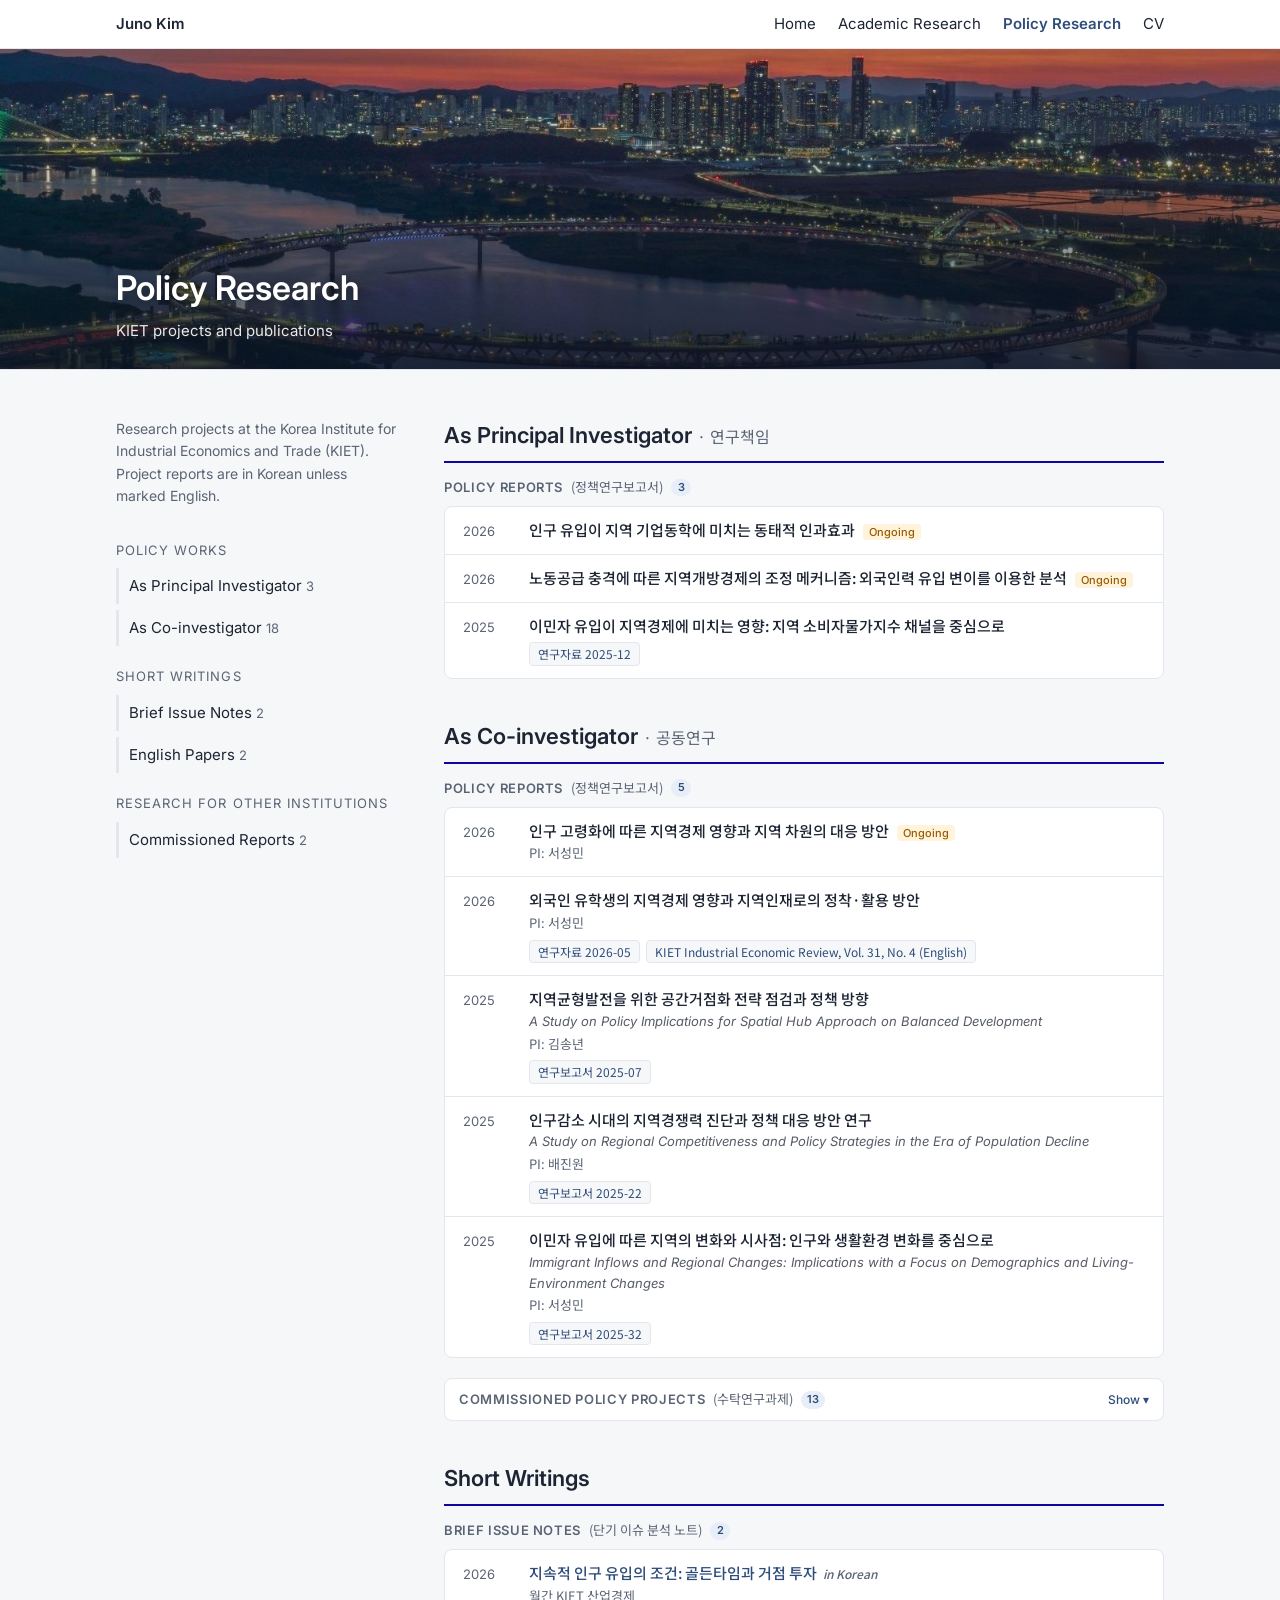
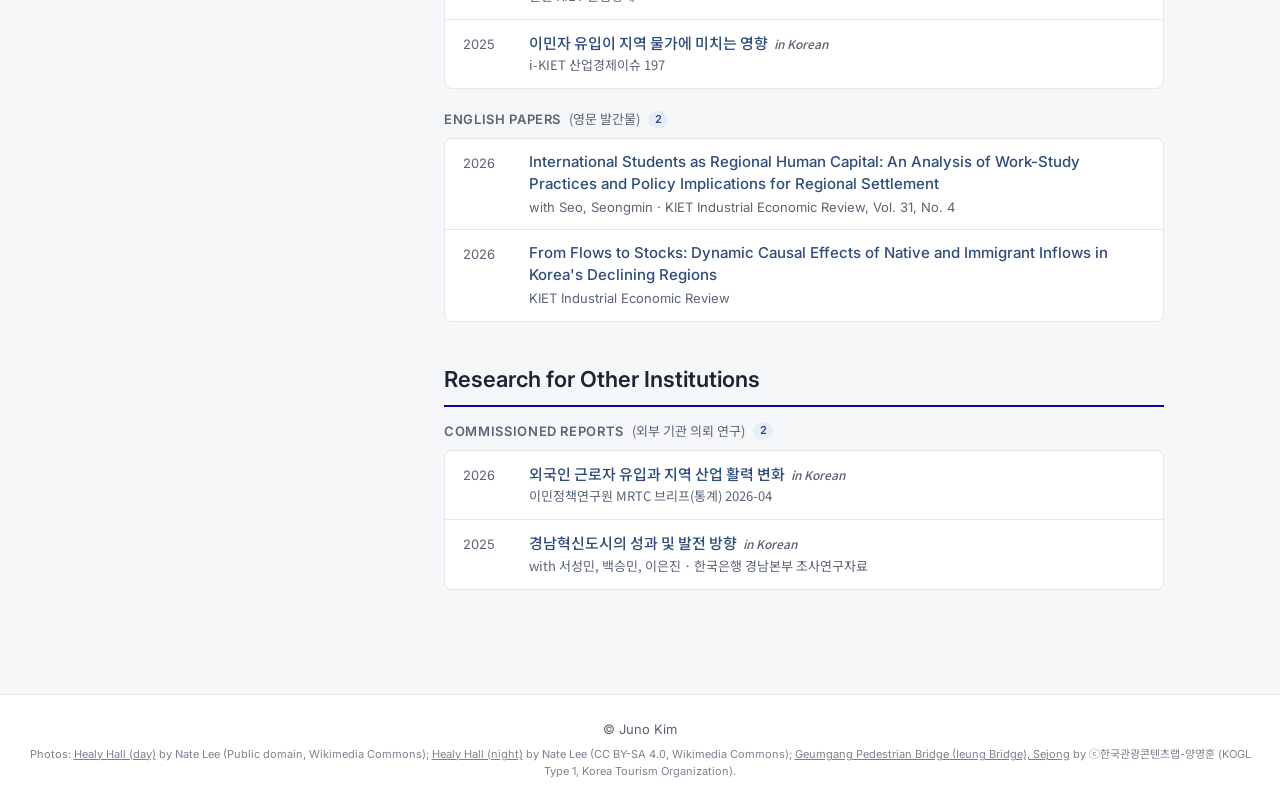
<file: policy.html>
<!doctype html>
<html lang="en">
<head>
<meta charset="utf-8">
<meta name="viewport" content="width=device-width, initial-scale=1">
<title>Policy Research | Juno Kim</title>
<meta name="description" content="Juno Kim, Associate Research Fellow, Korea Institute for Industrial Economics and Trade (KIET). Research on migration, labor economics, regional economics, political economy.">
<link rel="canonical" href="https://junokim90-econ.github.io/policy.html">
<meta property="og:type" content="website">
<meta property="og:title" content="Policy Research | Juno Kim">
<meta property="og:description" content="Juno Kim, Associate Research Fellow, Korea Institute for Industrial Economics and Trade (KIET). Research on migration, labor economics, regional economics, political economy.">
<meta property="og:url" content="https://junokim90-econ.github.io/policy.html">
<meta property="og:site_name" content="Juno Kim">
<meta property="og:image" content="https://junokim90-econ.github.io/assets/img/portrait.jpg">
<meta name="google-site-verification" content="R_Q-oZ-ZO3czQK1mgf9MBrekFMeoAALqPvI6D1G_hGI">
<link rel="preconnect" href="https://fonts.googleapis.com">
<link href="https://fonts.googleapis.com/css2?family=Inter:wght@400;500;600&family=Noto+Sans+KR:wght@400;500&display=swap" rel="stylesheet">
<link rel="stylesheet" href="assets/style.css">
</head>
<body>
<div class="top"><div class="in"><a class="brand" href="index.html">Juno Kim</a><a href="index.html">Home</a><a href="research.html">Academic Research</a><a href="policy.html" class="on">Policy Research</a><a href="cv.html">CV</a></div></div>
<div class="banner page" style="background-image:url('assets/img/ieung_night.jpg');background-position:center 55%;--bh:320px"><div class="in"><h1>Policy Research<small>KIET projects and publications</small></h1></div></div><div class="band "><div class="in"><div class="side"><p class="sidenote">Research projects at the Korea Institute for Industrial Economics and Trade (KIET). Project reports are in Korean unless marked English.</p><nav class="toc"><span class="tochead">Policy Works</span><a href="#lead">As Principal Investigator <span>3</span></a><a href="#co">As Co-investigator <span>18</span></a><span class="tochead">Short Writings</span><a href="#short">Brief Issue Notes <span>2</span></a><a href="#short">English Papers <span>2</span></a><span class="tochead">Research for Other Institutions</span><a href="#external">Commissioned Reports <span>2</span></a></nav></div><div><section class="pgroup" id="lead"><h3>As Principal Investigator <span class="ko">· 연구책임</span></h3><div class="psub"><h4>Policy Reports <span class="ko">(정책연구보고서)</span><span class="n">3</span></h4><div class="plist"><div class="proj"><span class="yr">2026</span><div><div class="pt ko">인구 유입이 지역 기업동학에 미치는 동태적 인과효과<span class="status">Ongoing</span></div></div></div><div class="proj"><span class="yr">2026</span><div><div class="pt ko">노동공급 충격에 따른 지역개방경제의 조정 메커니즘: 외국인력 유입 변이를 이용한 분석<span class="status">Ongoing</span></div></div></div><div class="proj"><span class="yr">2025</span><div><div class="pt ko">이민자 유입이 지역경제에 미치는 영향: 지역 소비자물가지수 채널을 중심으로</div><div class="plinks ko"><a class="plink" href="https://www.kiet.re.kr/research/redataView?redata_no=150">연구자료 2025-12</a></div></div></div></div></div></section><section class="pgroup" id="co"><h3>As Co-investigator <span class="ko">· 공동연구</span></h3><div class="psub"><h4>Policy Reports <span class="ko">(정책연구보고서)</span><span class="n">5</span></h4><div class="plist"><div class="proj"><span class="yr">2026</span><div><div class="pt ko">인구 고령화에 따른 지역경제 영향과 지역 차원의 대응 방안<span class="status">Ongoing</span></div><div class="pm ko">PI: 서성민</div></div></div><div class="proj"><span class="yr">2026</span><div><div class="pt ko">외국인 유학생의 지역경제 영향과 지역인재로의 정착·활용 방안</div><div class="pm ko">PI: 서성민</div><div class="plinks ko"><a class="plink" href="https://www.kiet.re.kr/research/redataView?redata_no=164">연구자료 2026-05</a><a class="plink" href="https://www.kiet.re.kr/research/ecoreviewDetailView?detail_no=1197">KIET Industrial Economic Review, Vol. 31, No. 4 (English)</a></div></div></div><div class="proj"><span class="yr">2025</span><div><div class="pt ko">지역균형발전을 위한 공간거점화 전략 점검과 정책 방향</div><div class="pen">A Study on Policy Implications for Spatial Hub Approach on Balanced Development</div><div class="pm ko">PI: 김송년</div><div class="plinks ko"><a class="plink" href="https://www.kiet.re.kr/research/reportView?report_no=1179">연구보고서 2025-07</a></div></div></div><div class="proj"><span class="yr">2025</span><div><div class="pt ko">인구감소 시대의 지역경쟁력 진단과 정책 대응 방안 연구</div><div class="pen">A Study on Regional Competitiveness and Policy Strategies in the Era of Population Decline</div><div class="pm ko">PI: 배진원</div><div class="plinks ko"><a class="plink" href="https://www.kiet.re.kr/research/reportView?report_no=1162">연구보고서 2025-22</a></div></div></div><div class="proj"><span class="yr">2025</span><div><div class="pt ko">이민자 유입에 따른 지역의 변화와 시사점: 인구와 생활환경 변화를 중심으로</div><div class="pen">Immigrant Inflows and Regional Changes: Implications with a Focus on Demographics and Living-Environment Changes</div><div class="pm ko">PI: 서성민</div><div class="plinks ko"><a class="plink" href="https://www.kiet.re.kr/research/reportView?report_no=1151">연구보고서 2025-32</a></div></div></div></div></div><details class="psub fold"><summary><h4>Commissioned Policy Projects <span class="ko">(수탁연구과제)</span><span class="n">13</span><span class="toggle">Show</span></h4></summary><div class="plist"><div class="proj"><span class="yr">2026</span><div><div class="pt ko">혁신도시 산업 활성화 및 산학연 연계전략 연구<span class="status">Ongoing</span></div><div class="pm ko">PI: 배진원</div></div></div><div class="proj"><span class="yr">2026</span><div><div class="pt ko">2026년도 균형발전계획수립 지원사업 (지방시대 종합계획에 따른 연차보고서)<span class="status">Ongoing</span></div><div class="pm ko">PI: 유이선</div></div></div><div class="proj"><span class="yr">2026</span><div><div class="pt ko">2026년도 균형발전계획 수립 지원 사업 (지방시대 종합계획 시행계획 수립)<span class="status">Ongoing</span></div><div class="pm ko">PI: 김송년</div></div></div><div class="proj"><span class="yr">2026</span><div><div class="pt ko">초광역권 발전 및 육성지원(지방시대종합계획수립)<span class="status">Ongoing</span></div><div class="pm ko">PI: 이상호</div></div></div><div class="proj"><span class="yr">2026</span><div><div class="pt ko">2026년도 지역 산업위기대응 제도 연구<span class="status">Ongoing</span></div><div class="pm ko">PI: 백승민</div></div></div><div class="proj"><span class="yr">2025</span><div><div class="pt ko">기업맞춤형 투자협약제도 설계 연구용역</div><div class="pm ko">PI: 김송년</div></div></div><div class="proj"><span class="yr">2025</span><div><div class="pt ko">자치분권·균형성장 종합계획 수립 연구</div><div class="pm ko">PI: 유이선</div></div></div><div class="proj"><span class="yr">2025</span><div><div class="pt ko">지역 신성장동력 확보를 위한 미래신산업 프레임 구축 연구</div><div class="pm ko">PI: 정진영</div></div></div><div class="proj"><span class="yr">2025</span><div><div class="pt ko">규제자유특구제도 운영 관련 지역특화발전특구 진단 및 고도화 방안 수립 연구용역</div><div class="pm ko">PI: 배진원</div></div></div><div class="proj"><span class="yr">2025</span><div><div class="pt ko">인구구조 변화에 따른 노동수요, 소비, 지역 영향과 AI 기술 정합성 연구</div><div class="pm ko">PI: 길은선</div></div></div><div class="proj"><span class="yr">2025</span><div><div class="pt ko">2025년도 균형발전계획 수립 지원 사업 (지방시대 종합계획 시행계획 수립)</div><div class="pm ko">PI: 김송년</div></div></div><div class="proj"><span class="yr">2024</span><div><div class="pt ko">수도권 집중 완화를 위한 집중투자 방안 연구</div><div class="pm ko">PI: 송우경</div></div></div><div class="proj"><span class="yr">2024</span><div><div class="pt ko">24년도 균형발전계획수립 지원사업 (지방시대 종합계획에 따른 연차보고서)</div><div class="pm ko">PI: 송우경</div></div></div></div></details></section><section class="pgroup" id="short"><h3>Short Writings</h3><div class="psub"><h4>Brief Issue Notes <span class="ko">(단기 이슈 분석 노트)</span><span class="n">2</span></h4><div class="plist"><div class="proj"><span class="yr">2026</span><div><div class="pt ko"><a href="https://www.kiet.re.kr/research/economyDetailView?detail_no=3220">지속적 인구 유입의 조건: 골든타임과 거점 투자</a><span class=lang>in Korean</span></div><div class="pm ko">월간 KIET 산업경제</div></div></div><div class="proj"><span class="yr">2025</span><div><div class="pt ko"><a href="https://www.kiet.re.kr/research/issueView?issue_no=836">이민자 유입이 지역 물가에 미치는 영향</a><span class=lang>in Korean</span></div><div class="pm ko">i-KIET 산업경제이슈 197</div></div></div></div></div><div class="psub"><h4>English Papers <span class="ko">(영문 발간물)</span><span class="n">2</span></h4><div class="plist"><div class="proj"><span class="yr">2026</span><div><div class="pt"><a href="https://www.kiet.re.kr/research/ecoreviewDetailView?detail_no=1197">International Students as Regional Human Capital: An Analysis of Work-Study Practices and Policy Implications for Regional Settlement</a></div><div class="pm">with Seo, Seongmin · KIET Industrial Economic Review, Vol. 31, No. 4</div></div></div><div class="proj"><span class="yr">2026</span><div><div class="pt"><a href="https://www.kiet.re.kr/research/ecoreviewDetailView?detail_no=1112">From Flows to Stocks: Dynamic Causal Effects of Native and Immigrant Inflows in Korea&#x27;s Declining Regions</a></div><div class="pm">KIET Industrial Economic Review</div></div></div></div></div></section><section class="pgroup" id="external"><h3>Research for Other Institutions</h3><div class="psub"><h4>Commissioned Reports <span class="ko">(외부 기관 의뢰 연구)</span><span class="n">2</span></h4><div class="plist"><div class="proj"><span class="yr">2026</span><div><div class="pt ko"><a href="https://www.mrtc.re.kr/db/06.php?admin_mode=read&amp;no=1056&amp;page=&amp;make=&amp;search=">외국인 근로자 유입과 지역 산업 활력 변화</a><span class=lang>in Korean</span></div><div class="pm ko">이민정책연구원 MRTC 브리프(통계) 2026-04</div></div></div><div class="proj"><span class="yr">2025</span><div><div class="pt ko"><a href="https://www.bok.or.kr/portal/bbs/P0000800/view.do?nttId=10094818&amp;searchBbsSeCd=z22&amp;menuNo=200560">경남혁신도시의 성과 및 발전 방향</a><span class=lang>in Korean</span></div><div class="pm ko">with 서성민, 백승민, 이은진 · 한국은행 경남본부 조사연구자료</div></div></div></div></div></section></div></div></div>
<footer>© Juno Kim<div class="credits">Photos: <a href="https://commons.wikimedia.org/wiki/File:Healy_Hall_Georgetown.jpg">Healy Hall (day)</a> by Nate Lee (Public domain, Wikimedia Commons); <a href="https://commons.wikimedia.org/wiki/File:Healy_Hall_Georgetown_at_Night.jpg">Healy Hall (night)</a> by Nate Lee (CC BY-SA 4.0, Wikimedia Commons); <a href="https://api.visitkorea.or.kr/">Geumgang Pedestrian Bridge (Ieung Bridge), Sejong</a> by ⓒ한국관광콘텐츠랩-양영훈 (KOGL Type 1, Korea Tourism Organization).</div></footer>
<script src="assets/site.js"></script>
</body>
</html>
</file>
<file: assets/style.css>
/* =====================================================================
   사이트 스타일 (시안 D: 프로필+카드 디자인, 메뉴별 페이지 분리)
   색·글꼴은 :root 변수만 바꾸면 전체에 반영됨
   ===================================================================== */
:root{
  --ink:#1d2433; --muted:#5b6475; --line:#e3e6ec; --bg:#ffffff; --soft:#f6f7f9;
  --accent:#2f4d7a; --tag-bg:#e8eef7;
  --wrap:1080px; --side:280px;
}
*{box-sizing:border-box}
html,body{margin:0;background:var(--bg);color:var(--ink)}
body{font-family:Inter,"Noto Sans KR",system-ui,sans-serif;font-size:16px;line-height:1.6}
a{color:var(--accent);text-decoration:none} a:hover{text-decoration:underline}
.ko{font-family:"Noto Sans KR",Inter,sans-serif}

/* 상단 메뉴 */
.top{position:sticky;top:0;z-index:10;background:#fff;border-bottom:1px solid var(--line)}
.top .in{max-width:var(--wrap);margin:0 auto;padding:12px 16px;display:flex;gap:22px;align-items:center;font-size:15px;flex-wrap:wrap}
.top .brand{margin-right:auto;font-weight:600;color:var(--ink)}
.top a{color:var(--ink)} .top a.on{color:var(--accent);font-weight:600}

/* 사진 띠 (Home은 높게, 하위 페이지는 낮게). 글씨가 읽히도록 아래쪽을 어둡게 덮음 */
.banner{position:relative;background:#0f2442 center/cover no-repeat;color:#fff}
.banner::after{content:"";position:absolute;inset:0;background:linear-gradient(180deg,rgba(8,18,36,.05) 0%,rgba(8,18,36,.25) 45%,rgba(8,18,36,.78) 100%)}
.banner .in{position:relative;z-index:1;max-width:var(--wrap);margin:0 auto;padding:0 16px;height:100%}
.banner.home{height:420px}
.banner.home .in{display:grid;grid-template-columns:var(--side) 1fr;gap:48px;align-items:end;padding-bottom:28px}
.banner.home h1{font-size:44px;font-weight:600;margin:0;letter-spacing:-.01em;text-shadow:0 2px 12px rgba(0,0,0,.35)}
.banner.home .aff{font-size:16px;opacity:.95;margin-top:2px}
.banner.home .aff a{color:#fff;text-decoration:underline;text-decoration-color:rgba(255,255,255,.5)}
.banner.page{height:var(--bh,210px)}
.banner.page .in{display:flex;align-items:flex-end;padding-bottom:26px}
.banner.page h1{font-size:34px;font-weight:600;margin:0;text-shadow:0 2px 12px rgba(0,0,0,.35)}
.banner.page h1 small{display:block;font-size:15px;font-weight:400;opacity:.9;margin-top:4px}
.pills.light{justify-content:flex-start}
.pills.light a{color:#fff;border-color:rgba(255,255,255,.55);background:rgba(255,255,255,.08)}
.pills.light a:hover{background:#fff;color:var(--ink);text-decoration:none}

/* Home 소개: 사진이 위쪽 띠에 걸쳐 내려옴 */
.about .in{max-width:var(--wrap);margin:0 auto;padding:0 16px 48px;display:grid;grid-template-columns:var(--side) 1fr;gap:48px}
.about .bio{padding-top:32px}
.portrait{width:100%;aspect-ratio:4/5;object-fit:cover;object-position:center 20%;border-radius:10px;border:6px solid #fff;box-shadow:0 12px 32px rgba(15,36,66,.22);display:block;background:#dfe5ee}
.pcol .portrait{margin-top:-150px;position:relative;z-index:2}
.portrait.initials{display:flex;align-items:center;justify-content:center;font-size:56px;color:#fff;background:linear-gradient(135deg,#c9d3e3,#8fa1bf)}
.portrait.small{max-width:240px;margin-bottom:16px}

/* 하위 페이지 왼쪽 열 */
.side .toc{position:sticky;top:72px;display:flex;flex-direction:column;gap:6px}
.side .toc a{color:var(--ink);font-size:15px;padding:6px 10px;border-left:3px solid var(--line)}
.side .toc a:hover{border-left-color:var(--accent);text-decoration:none;color:var(--accent)}
.side .toc span{color:var(--muted);font-size:13px}
.sidenote{font-size:14px;color:var(--muted);margin:0}
.sidecontact a{display:block;font-size:14px;margin:4px 0}

/* Home 상단 프로필 (사진 띠가 없을 때 쓰는 기존 형태) */
.hero{max-width:var(--wrap);margin:0 auto;padding:56px 16px 40px;display:grid;grid-template-columns:var(--side) 1fr;gap:48px;align-items:center}
.hero .card{text-align:center}
.avatar{width:200px;height:200px;border-radius:50%;margin:0 auto 16px;object-fit:cover;display:block}
.avatar.initials{background:linear-gradient(135deg,#c9d3e3,#8fa1bf);display:flex;align-items:center;justify-content:center;color:#fff;font-weight:600;font-size:48px}
.hero h1{font-weight:500;font-size:28px;margin:0}
.hero .aff{color:var(--accent);font-size:15px}
.pills{margin-top:10px;display:flex;gap:8px;justify-content:center;flex-wrap:wrap}
.pills a{border:1px solid var(--line);border-radius:999px;padding:3px 12px;font-size:13px}
.bio p{margin:0 0 12px;font-size:17px}
.facts{display:flex;gap:40px;margin-top:18px;font-size:15px;flex-wrap:wrap}
.facts h4{margin:0 0 6px;font-size:16px}
.facts ul{margin:0;padding-left:18px;color:var(--muted)}
.contact{margin-top:14px;font-size:14px;color:var(--muted)}

/* 회색 띠 섹션 (제목 왼쪽, 내용 오른쪽) */
.band{background:var(--soft);border-top:1px solid var(--line);min-height:60vh}
.band .in{max-width:var(--wrap);margin:0 auto;padding:48px 16px 64px;display:grid;grid-template-columns:var(--side) 1fr;gap:48px}
.band h2{font-weight:500;font-size:28px;margin:0;line-height:1.3}
.band h2 small{display:block;font-size:14px;color:var(--muted);margin-top:6px}
.grp{font-size:13px;text-transform:uppercase;letter-spacing:.06em;color:var(--muted);margin:26px 0 10px}
.grp:first-child{margin-top:0}

/* 논문 카드 */
.pcard{background:#fff;border:1px solid var(--line);border-radius:8px;padding:18px 20px;margin-bottom:14px}
.pcard.slim{padding:12px 18px}
.pcard .meta{font-size:13px;color:var(--muted)}
.pcard .t{font-size:19px;font-weight:600;color:var(--accent);margin:4px 0;line-height:1.35}
.pcard.slim .t{font-size:16px;margin:0}
.pcard .note{font-size:13px;color:var(--muted);font-style:italic}
.pcard .abs{font-size:14px;color:var(--muted);margin:8px 0 4px}
.btns{margin-top:10px;display:flex;gap:6px;flex-wrap:wrap;align-items:center}
.btn{display:inline-block;border:1px solid var(--accent);color:var(--accent);border-radius:4px;padding:2px 10px;font-size:13px;cursor:pointer;background:#fff;font-family:inherit;line-height:1.6}
.btn:hover{background:var(--accent);color:#fff;text-decoration:none}
details.abstract summary{list-style:none} details.abstract summary::-webkit-details-marker{display:none}
.more{font-size:15px;font-weight:500;display:flex;gap:20px;flex-wrap:wrap}

/* 정책연구 한 줄 목록 + 유형 필터 */
.chips{display:flex;gap:8px;flex-wrap:wrap;margin-bottom:16px}
.chip{border:1px solid var(--line);background:#fff;border-radius:999px;padding:4px 12px;font-size:13px;cursor:pointer;font-family:inherit}
.chip.on{background:var(--accent);border-color:var(--accent);color:#fff}
.plist{background:#fff;border:1px solid var(--line);border-radius:8px}
.prow{display:grid;grid-template-columns:52px 1fr auto;gap:14px;align-items:baseline;padding:11px 18px;border-bottom:1px solid var(--line);font-size:15px}
.prow:last-child{border-bottom:0}
.prow .yr{color:var(--muted);font-size:13px}
.prow .src{display:block;color:var(--muted);font-size:13px}
.tag{font-size:11px;border-radius:4px;padding:1px 6px;background:var(--tag-bg);color:var(--accent);margin-right:6px;white-space:nowrap;font-family:Inter,sans-serif}
.tag.role{background:#10069F;color:#fff}
.lang{font-size:12px;color:var(--muted);font-style:italic;margin-left:6px;white-space:nowrap}
/* 정책연구: 역할(연구책임/공동) → 과제 유형 소제목 → 과제 행 */
.pgroup{margin-bottom:40px}
.pgroup > h3{font-size:22px;font-weight:600;margin:0 0 14px;padding-bottom:8px;border-bottom:2px solid #10069F}
.pgroup > h3 .ko{font-weight:400;color:var(--muted);font-size:16px}
.psub{margin-bottom:20px}
.psub h4{font-size:13px;text-transform:uppercase;letter-spacing:.05em;color:var(--muted);margin:0 0 8px;font-weight:600;display:flex;align-items:center;gap:8px}
.psub h4 .ko{text-transform:none;letter-spacing:0;font-weight:400}
.n{display:inline-block;min-width:20px;text-align:center;font-size:11px;background:var(--tag-bg);color:var(--accent);border-radius:999px;padding:0 6px;letter-spacing:0}
/* 접히는 소제목 (수탁연구과제 등) */
details.fold > summary{list-style:none;cursor:pointer}
details.fold > summary::-webkit-details-marker{display:none}
details.fold > summary h4{background:#fff;border:1px solid var(--line);border-radius:8px;padding:10px 14px;margin:0}
details.fold > summary:hover h4{border-color:var(--accent)}
details.fold[open] > summary h4{border-radius:8px 8px 0 0;border-bottom:0;margin:0}
details.fold[open] > .plist{border-radius:0 0 8px 8px}
.toggle{margin-left:auto;font-size:12px;text-transform:none;letter-spacing:0;color:var(--accent);font-weight:500}
.toggle::after{content:" ▾"}
details.fold[open] .toggle{font-size:0}
details.fold[open] .toggle::after{content:"Hide ▴";font-size:12px}
@media print{details.fold > .plist{display:block}}

.proj{display:grid;grid-template-columns:52px 1fr;gap:14px;padding:12px 18px;border-bottom:1px solid var(--line)}
.proj:last-child{border-bottom:0}
.proj .yr{color:var(--muted);font-size:13px;padding-top:2px}
.pt{font-size:15px;font-weight:500;line-height:1.45}
.pm{font-size:13px;color:var(--muted);margin-top:2px}
.pen{font-size:13px;color:var(--ink);opacity:.75;font-style:italic;margin-top:1px}
.plinks{margin-top:6px;display:flex;gap:6px;flex-wrap:wrap}
.plink{font-size:12px;border:1px solid var(--line);border-radius:4px;padding:1px 8px;color:var(--accent);background:var(--soft)}
.plink:hover{border-color:var(--accent);text-decoration:none}
.status{font-size:11px;font-weight:500;color:#9a5b00;background:#fff3dc;border-radius:4px;padding:1px 6px;margin-left:8px;white-space:nowrap;font-family:Inter,sans-serif}
.side .tochead{font-size:11px;text-transform:uppercase;letter-spacing:.08em;color:var(--muted);margin:14px 0 2px}
.side .sidenote + .toc{margin-top:18px}
.cvrole{font-weight:600;font-size:15px;color:#10069F;margin:14px 0 4px}
.cvrole:first-child{margin-top:0}

.empty{background:#fff;border:1px dashed var(--line);border-radius:8px;padding:24px;color:var(--muted);font-size:15px}

/* CV 페이지 */
.cv{background:#fff;border:1px solid var(--line);border-radius:8px;padding:24px 28px}
.cv section{margin-bottom:24px} .cv section:last-child{margin-bottom:0}
.cv h3{font-size:13px;text-transform:uppercase;letter-spacing:.06em;color:var(--accent);border-bottom:1px solid var(--line);padding-bottom:4px;margin:0 0 10px}
.cvrow{display:grid;grid-template-columns:1fr auto;gap:16px;font-size:15px;margin:6px 0;line-height:1.45}
.cvrow .when{color:var(--muted);font-size:13px;white-space:nowrap;text-align:right}
.cvrow{row-gap:0}
.cvsub{color:var(--muted);font-size:14px;grid-column:1 / -1}
.cvinst{font-size:15px;margin:12px 0 2px} .cvinst:first-of-type{margin-top:0}
.cvp{margin:0;font-size:15px}
.printhead{display:none}

footer{text-align:center;color:var(--muted);font-size:13px;padding:24px 16px;border-top:1px solid var(--line)}
footer .credits{font-size:11px;margin-top:6px;opacity:.8}
footer .credits a{color:var(--muted);text-decoration:underline}

@media (max-width:760px){
  .hero,.band .in,.about .in{grid-template-columns:1fr;gap:24px}
  .banner.home{height:320px}
  .banner.home .in{grid-template-columns:1fr}
  .banner.home .in > div:first-child{display:none}
  .banner.home h1{font-size:34px}
  .banner.page{height:calc(var(--bh,210px) * .76)}
  .pcol .portrait{margin-top:-60px;max-width:220px}
  .about .bio{padding-top:0}
  .side .toc{position:static;flex-direction:row;flex-wrap:wrap}
  .prow{grid-template-columns:44px 1fr}
  .prow > a{grid-column:2}
  .top .in{gap:14px}
}
/* 인쇄 = CV PDF 레이아웃: 사진·메뉴·왼쪽 열을 빼고 본문만 A4 한 단으로 */
@page{size:A4;margin:16mm 16mm 18mm}
@media print{
  body{font-size:10.5pt}
  .top,footer,.chips,.btns,.banner,.side{display:none !important}
  .band{background:#fff;border:0;min-height:0}
  .band .in{display:block;padding:0;max-width:none}
  .cv{border:0;padding:0}
  .cv section{break-inside:auto;margin-bottom:14px}
  .cv h3{break-after:avoid;font-size:10pt}
  .cvrow,.cvp,.cvinst{font-size:10.5pt;margin:3px 0;break-inside:avoid}
  .cvrow .when,.cvsub{font-size:9.5pt}
  .printhead{display:block;text-align:center;margin-bottom:18px;font-size:10pt;color:var(--muted)}
  .printhead .pname{font-size:22pt;font-weight:600;color:var(--ink)}
  a{color:var(--ink)}
}
</file>
